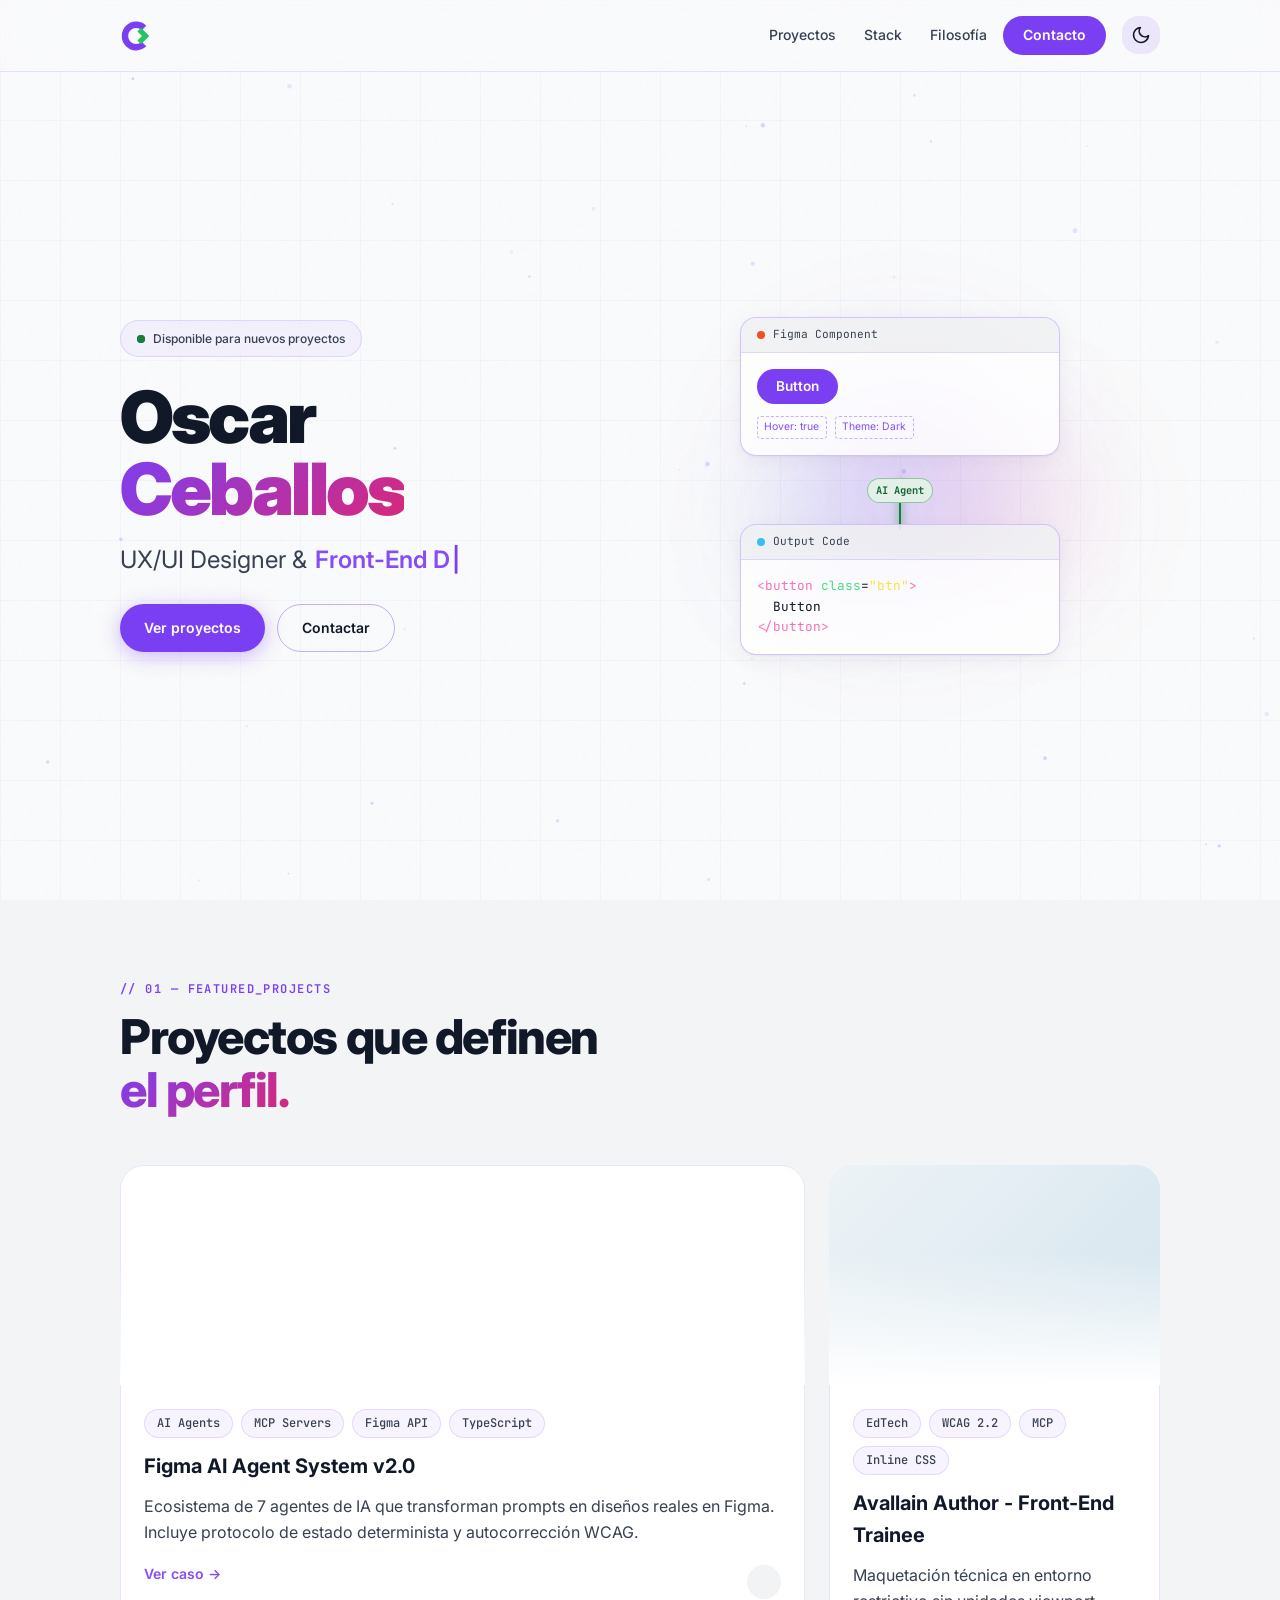
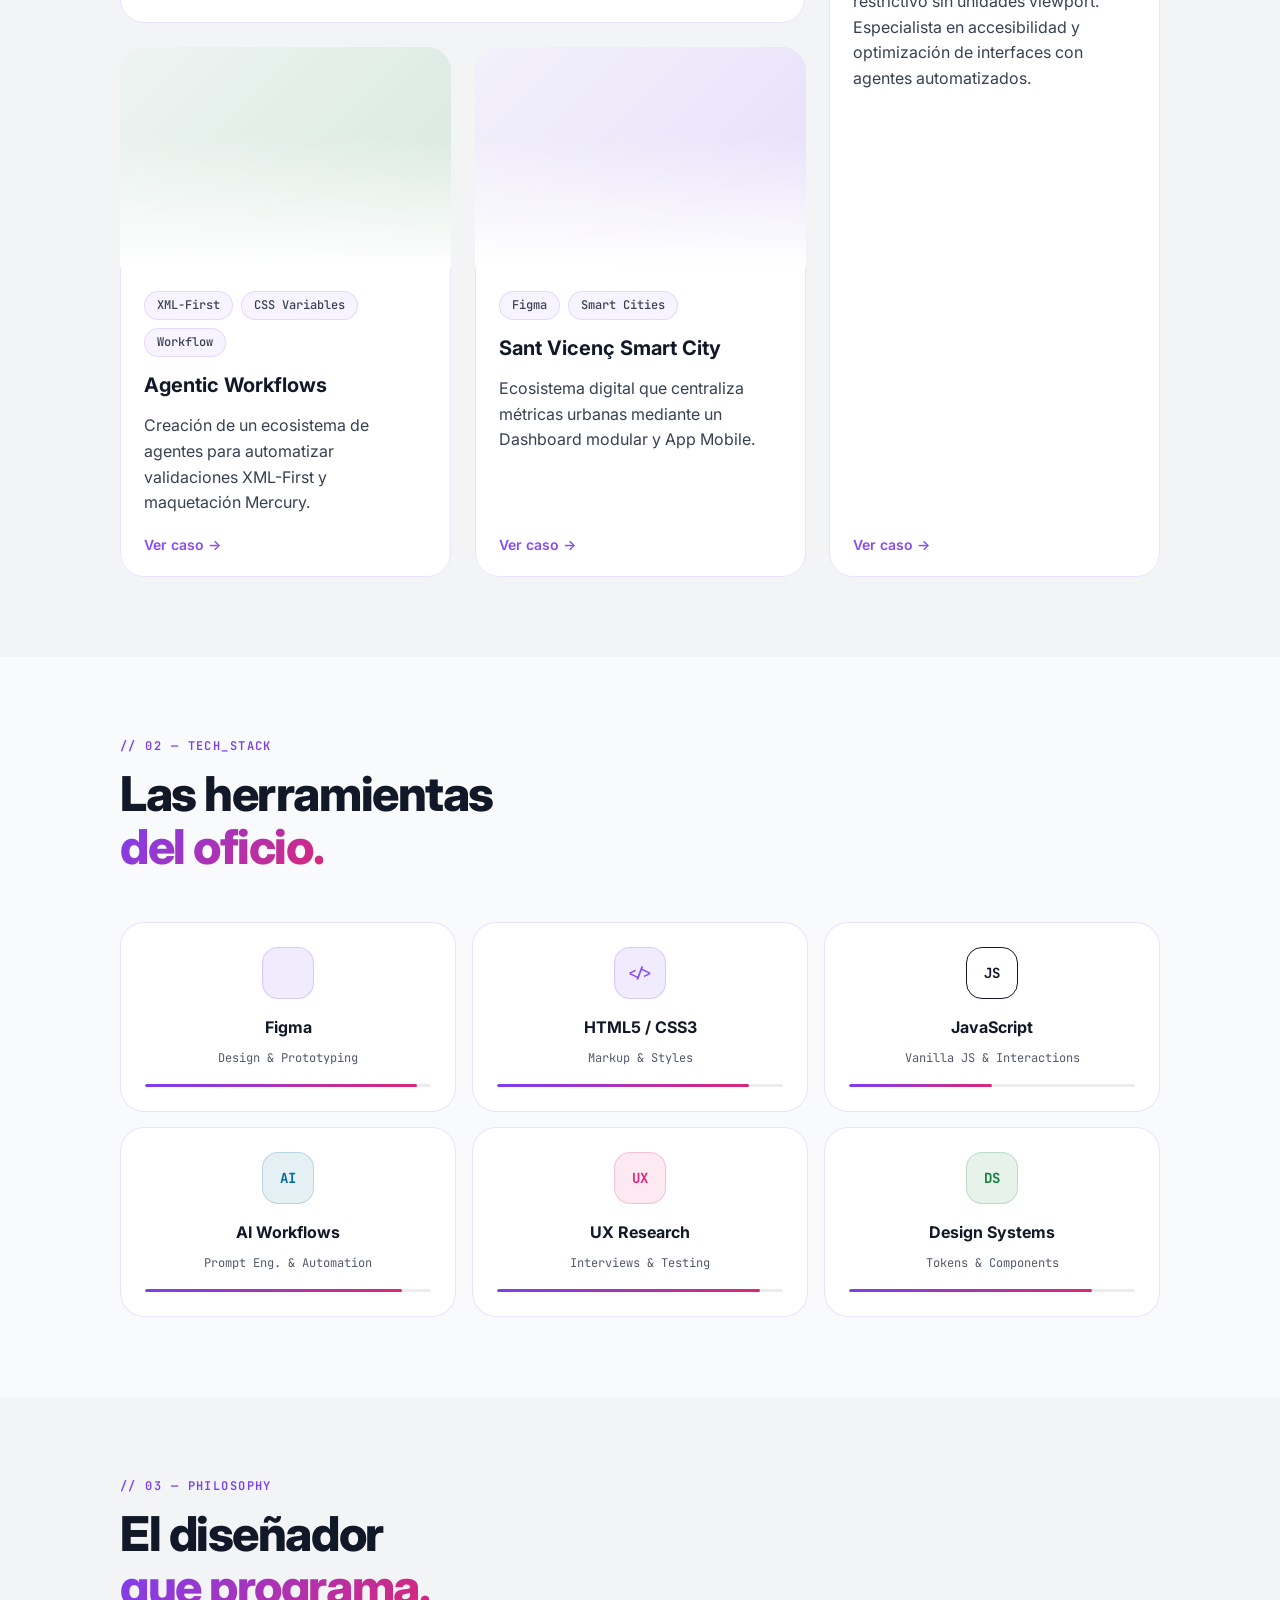
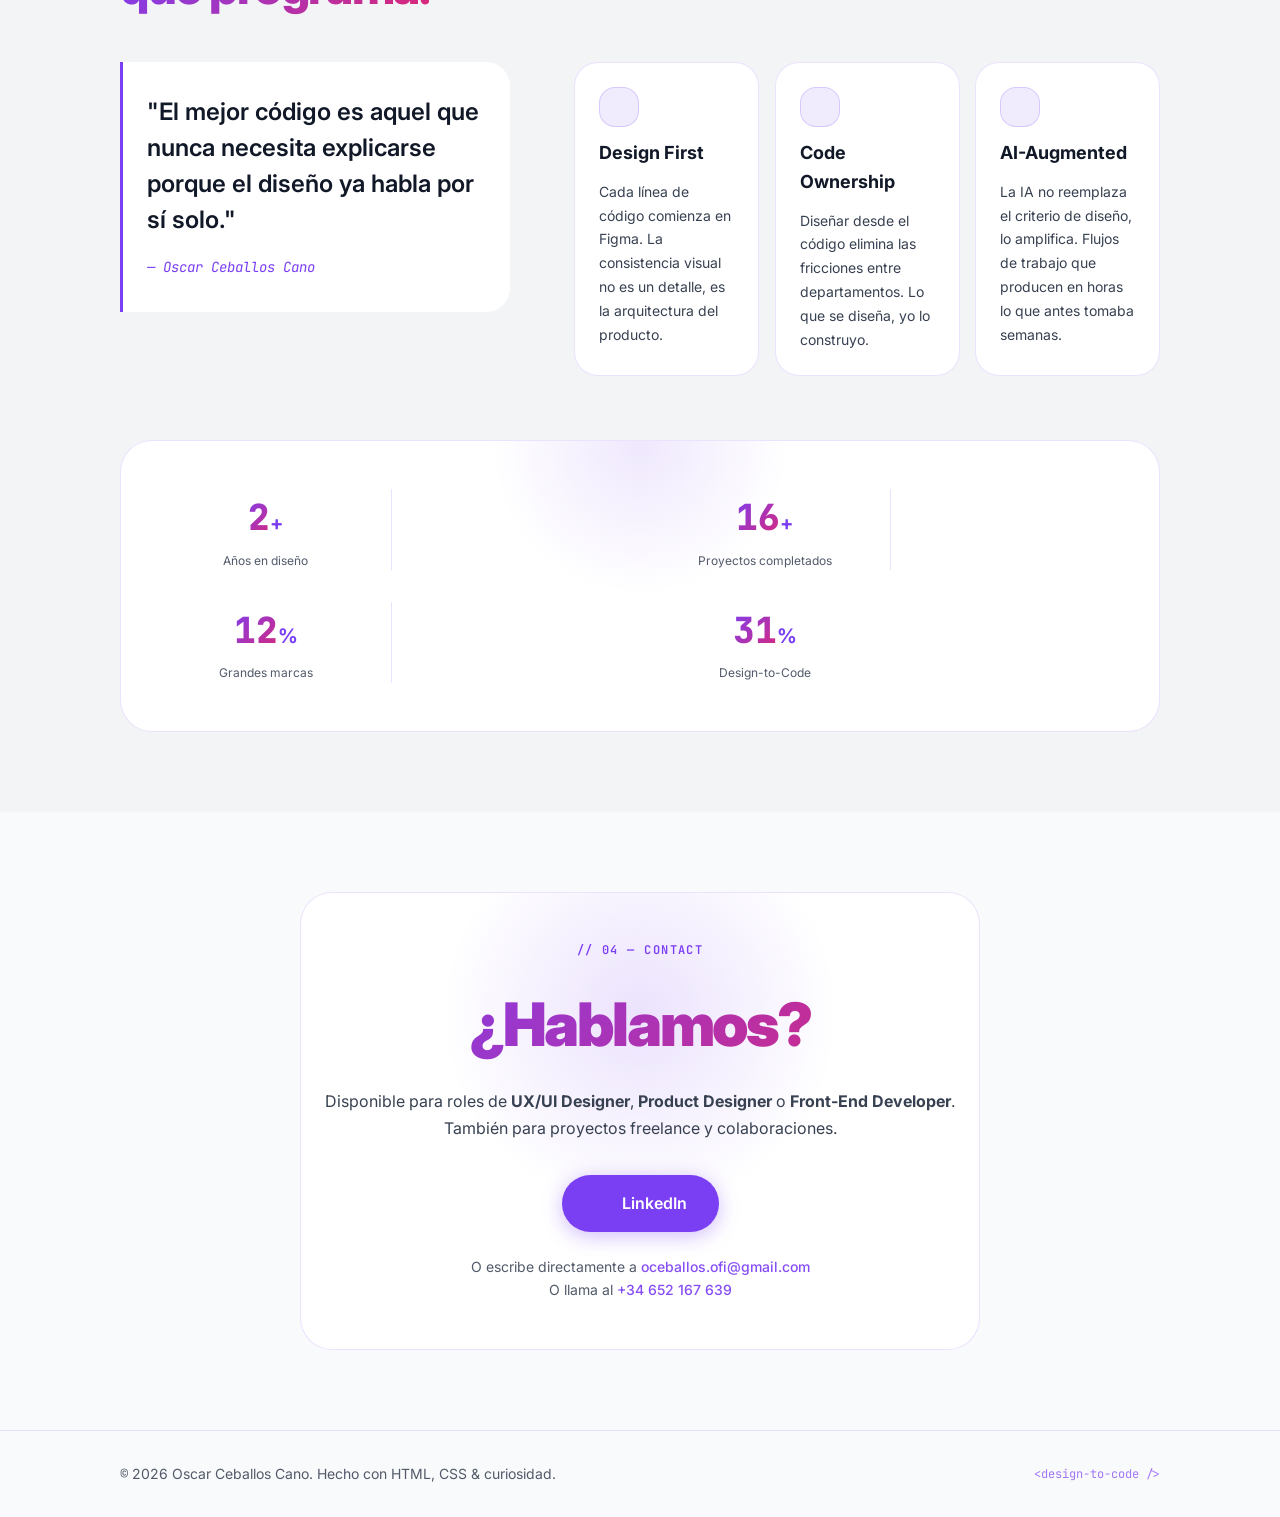
<file: index.html>
<!DOCTYPE html>
<html lang="es" class="light-mode">

<head>
    <meta charset="UTF-8" />
    <meta name="viewport" content="width=device-width, initial-scale=1.0" />
    <title>Oscar Ceballos Cano — UX/UI Designer & Front-End Developer</title>
    <meta name="description"
        content="Portfolio profesional de Oscar Ceballos Cano. UX/UI Designer y Junior Front-End Developer especializado en Design-to-Code. En búsqueda activa de trabajo." />
    <meta name="author" content="Oscar Ceballos Cano" />
    <meta name="robots" content="index, follow" />

    <!-- Open Graph / LinkedIn -->
    <meta property="og:type" content="website" />
    <meta property="og:url" content="https://osceballos.github.io/" />
    <meta property="og:title" content="Oscar Ceballos Cano — UX/UI Designer & Front-End Developer" />
    <meta property="og:description"
        content="Diseñador que programa. Portfolio de proyectos en Smart City, interfaces y automatización con IA. Design-to-Code Efficiency." />
    <meta property="og:image" content="https://osceballos.github.io/og-image.png" />
    <meta property="og:locale" content="es_ES" />

    <!-- Twitter Card -->
    <meta name="twitter:card" content="summary_large_image" />
    <meta name="twitter:title" content="Oscar Ceballos Cano — UX/UI Designer & Front-End Developer" />
    <meta name="twitter:description"
        content="Diseñador que programa. Portfolio de proyectos en Smart City, interfaces y automatización con IA." />
    <meta name="twitter:image" content="https://osceballos.github.io/og-image.png" />

    <!-- Canonical -->
    <link rel="canonical" href="https://osceballos.github.io/" />

    <!-- Favicon SVG inline -->
    <link rel="icon"
        href="data:image/svg+xml,%3Csvg xmlns='http://www.w3.org/2000/svg' viewBox='0 0 100 100'%3E%3Cpath d='M 75 25 A 35 35 0 1 0 75 75' stroke='%238B5CF6' stroke-width='20' fill='none'/%3E%3Cpolyline points='60 30 80 50 60 70' stroke='%2322C55E' stroke-width='16' fill='none' stroke-linejoin='miter'/%3E%3C/svg%3E" />

    <!-- Google Fonts -->
    <link rel="preconnect" href="https://fonts.googleapis.com" />
    <link rel="preconnect" href="https://fonts.gstatic.com" crossorigin />
    <link rel="preload" as="style" href="https://fonts.googleapis.com/css2?family=Inter:wght@400;500;600;700;900&family=JetBrains+Mono:wght@400;500;700&display=swap" />
    <link rel="stylesheet" href="https://fonts.googleapis.com/css2?family=Inter:wght@400;500;600;700;900&family=JetBrains+Mono:wght@400;500;700&display=swap" media="print" onload="this.media='all'" />

    <!-- Critical CSS (Above the fold) -->
    <style>
        @font-face {
            font-family: 'Inter';
            font-style: normal;
            font-weight: 400 900;
            font-display: swap;
            src: local('Inter'), local('Inter-Regular');
        }

        :root {
            --bg: #09090E; --bg-2: #121219; --surface: #181822; --surface-2: #20202D;
            --accent: #9D74FF; --accent-light: #B79BFF; --accent-dark: #7E45F2;
            --text-primary: #F3F4F6; --text-secondary: #AFAFC0; --text-muted: #8E8E9F;
            --font-sans: 'Inter', system-ui, -apple-system, sans-serif; --font-mono: 'JetBrains Mono', monospace;
            --nav-h: 72px; --max-w: 1200px; --pad: 1.25rem; --r-sm: .5rem; --r-md: 1rem;
            --r-full: 9999px; --ease: 300ms cubic-bezier(.4,0,.2,1);
            --grad-purple: linear-gradient(135deg, #9D74FF 0%, #F472B6 100%);
            --border: rgba(157,116,255,0.15);
        }
        html.light-mode {
            --bg: #F9FAFB; --bg-2: #F3F4F6; --surface: #FFFFFF; --accent: #6D28D9;
            --text-primary: #111827; --text-secondary: #374151; --text-muted: #525A6A;
            --grad-purple: linear-gradient(135deg, #6D28D9 0%, #DB2777 100%);
        }
        *, *::before, *::after { box-sizing: border-box; margin: 0; padding: 0 }
        html { scroll-behavior: smooth; -webkit-text-size-adjust: 100%; }
        body { font-family: var(--font-sans); background: var(--bg); color: var(--text-primary); line-height: 1.6; overflow-x: hidden; -webkit-font-smoothing: antialiased; }
        a { color: inherit; text-decoration: none; }
        .container { width: 100%; max-width: var(--max-w); margin-inline: auto; padding-inline: var(--pad) }
        
        .nav { position: fixed; inset: 0 0 auto; z-index: 100; height: var(--nav-h); background: rgba(9,9,14,0.7); backdrop-filter: blur(20px); border-bottom: 1px solid var(--border); transition: transform var(--ease); }
        .nav__container { display: flex; align-items: center; justify-content: space-between; height: 100%; margin-inline: auto; width: 100%; max-width: var(--max-w); padding-inline: var(--pad); }
        .nav__logo { display: flex; align-items: center; gap: .5rem; font-family: var(--font-mono); font-weight: 700; font-size: 1.125rem; letter-spacing: .1em; }
        .nav__logo-dot { width: 8px; height: 8px; border-radius: 50%; background: var(--accent); }

        .hero { position: relative; min-height: 100dvh; display: flex; flex-direction: column; overflow: hidden; justify-content: center; text-align: center; }
        .hero__container { position: relative; z-index: 2; margin-inline: auto; width: 100%; max-width: var(--max-w); padding-inline: var(--pad); }
        .hero__badge { display: inline-flex; align-items: center; gap: .5rem; padding: .5rem 1rem; border: 1px solid var(--border); border-radius: var(--r-full); font-size: .75rem; color: var(--text-secondary); background: rgba(157,116,255,0.05); margin-bottom: 1.5rem; }
        .hero__badge-dot { width: 8px; height: 8px; border-radius: 50%; background: #4ADE80; position: relative; }
        .hero__name { font-size: clamp(3rem, 12vw, 4.5rem); font-weight: 900; line-height: 1; letter-spacing: -.04em; margin-bottom: 1rem; min-height: clamp(3rem, 12vw, 4.5rem); }
        .hero__name-accent { background: var(--grad-purple); -webkit-background-clip: text; -webkit-text-fill-color: transparent; background-clip: text; }
        .hero__role { font-size: clamp(1.25rem, 4vw, 1.5rem); color: var(--text-secondary); margin-bottom: 1.5rem; min-height: clamp(1.25rem, 4vw, 1.5rem); display: flex; justify-content: center; align-items: center; gap: .5rem; }
        .hero__tagline { font-size: 1rem; color: var(--text-muted); margin-bottom: 2.5rem; max-width: 640px; margin-inline: auto; }
        .hero__actions { display: flex; gap: .75rem; justify-content: center; flex-wrap: wrap; }
        
        .btn { display: inline-flex; align-items: center; padding: .75rem 1.5rem; border-radius: var(--r-full); font-size: .875rem; font-weight: 600; transition: all var(--ease); white-space: nowrap; }
        .btn--primary { background: var(--accent); color: #FFFFFF; }
        .btn--ghost { border: 1px solid var(--border); color: var(--text-primary); }

        @keyframes fadeIn { from { opacity: 0 } to { opacity: 1 } }
        .animate-fade-in { animation: fadeIn 0.4s ease-out both }
    </style>

    <!-- Main Stylesheet -->
    <link rel="stylesheet" href="style.css">

    <!-- Performance: Deferred Scripts -->
    <script src="main-critical.js" defer></script>
    <script>
        // Load heavy visual effects only after the page is fully ready
        window.addEventListener('load', () => {
            const script = document.createElement('script');
            script.src = 'main-particle.js';
            script.defer = true;
            document.head.appendChild(script);
        });
    </script>

    <!-- JSON-LD: Structured Data (Google Rich Results) -->
    <script type="application/ld+json">
    {
      "@context": "https://schema.org",
      "@type": "Person",
      "name": "Oscar Ceballos Cano",
      "jobTitle": "UX/UI Designer & Front-End Developer",
      "url": "https://osceballos.github.io/",
      "mainEntityOfPage": "https://osceballos.github.io/",
      "image": "https://osceballos.github.io/og-image.png",
      "email": "oceballos.ofi@gmail.com",
      "telephone": "+34652167639",
      "sameAs": [
        "https://www.linkedin.com/in/oscar-ceballos-cano-ba11aa343",
        "https://github.com/osCeballos"
      ],
      "knowsAbout": [
        "UX Design",
        "UI Design",
        "Figma",
        "JavaScript",
        "CSS",
        "Design Systems",
        "AI Workflows",
        "WCAG 2.2 Accessibility"
      ]
    }
    </script>
</head>

<body>

    <!-- Skip to content (WCAG 2.4.1) -->
    <a href="#projects" class="skip-link">Saltar al contenido principal</a>

    <!-- NAV -->
    <nav class="nav" role="navigation" aria-label="Navegación principal">
        <div class="container nav__container">
            <a href="#hero" class="nav__logo" aria-label="Ir al inicio">
                <svg width="32" height="32" viewBox="0 0 100 100" xmlns="http://www.w3.org/2000/svg">
                    <path d="M 75 25 A 35 35 0 1 0 75 75" stroke="var(--accent)" stroke-width="20" fill="none"/>
                    <polyline points="60 30 80 50 60 70" stroke="#22C55E" stroke-width="16" fill="none" stroke-linejoin="miter"/>
                </svg>
            </a>
            <div class="nav__right">
                <ul class="nav__links" role="list">
                    <li><a href="#projects" class="nav__link">Proyectos</a></li>
                    <li><a href="#stack" class="nav__link">Stack</a></li>
                    <li><a href="#philosophy" class="nav__link">Filosofía</a></li>
                    <li><a href="#contact" class="nav__link nav__link--cta" id="nav-contact-btn">Contacto</a></li>
                </ul>
                <button class="theme-toggle" id="theme-toggle" aria-label="Activar modo claro">
                    <svg class="theme-toggle__icon theme-toggle__icon--sun" viewBox="0 0 24 24" fill="none" stroke="currentColor" stroke-width="2" stroke-linecap="round" stroke-linejoin="round">
                        <circle cx="12" cy="12" r="5"></circle>
                        <line x1="12" y1="1" x2="12" y2="3"></line>
                        <line x1="12" y1="21" x2="12" y2="23"></line>
                        <line x1="4.22" y1="4.22" x2="5.64" y2="5.64"></line>
                        <line x1="18.36" y1="18.36" x2="19.78" y2="19.78"></line>
                        <line x1="1" y1="12" x2="3" y2="12"></line>
                        <line x1="21" y1="12" x2="23" y2="12"></line>
                        <line x1="4.22" y1="19.78" x2="5.64" y2="18.36"></line>
                        <line x1="18.36" y1="5.64" x2="19.78" y2="4.22"></line>
                    </svg>
                    <svg class="theme-toggle__icon theme-toggle__icon--moon" viewBox="0 0 24 24" fill="none" stroke="currentColor" stroke-width="2" stroke-linecap="round" stroke-linejoin="round" style="display: none;">
                        <path d="M21 12.79A9 9 0 1 1 11.21 3 7 7 0 0 0 21 12.79z"></path>
                    </svg>
                </button>
                <button class="nav__menu-btn" id="nav-menu-btn" aria-label="Abrir menú" aria-expanded="false"
                    aria-controls="mobile-nav">
                    <span></span><span></span><span></span>
                </button>
            </div>
        </div>
    </nav>

    <!-- Mobile Nav Overlay -->
    <nav class="mobile-nav" id="mobile-nav" aria-hidden="true" aria-label="Menú móvil">
        <ul class="mobile-nav__links">
            <li><a href="#projects" class="mobile-nav__link">Proyectos</a></li>
            <li><a href="#stack" class="mobile-nav__link">Stack</a></li>
            <li><a href="#philosophy" class="mobile-nav__link">Filosofía</a></li>
            <li><a href="#contact" class="mobile-nav__link">Contacto</a></li>
        </ul>
    </nav>

    <main>
        <!-- HERO -->
        <section class="hero" id="hero" aria-label="Presentación">
            <div class="hero__noise" aria-hidden="true"></div>
            <div class="hero__grid-lines" aria-hidden="true"></div>

            <div class="container hero__container">
                <div class="hero__content">
                    <div class="hero__badge animate-fade-in">
                        <span class="hero__badge-dot" aria-hidden="true"></span>
                        <span>Disponible para nuevos proyectos</span>
                    </div>

                    <h1 class="hero__name animate-slide-up">
                        Oscar<br />
                        <span class="hero__name-accent">Ceballos</span>
                    </h1>

                    <p class="hero__role animate-slide-up animate-delay-1">
                        UX/UI Designer &amp; <span class="hero__role-dynamic" id="typewriter">Front-End Developer</span>
                    </p>



                    <div class="hero__actions animate-slide-up animate-delay-3">
                        <a href="#projects" class="btn btn--primary" id="hero-projects-btn">Ver proyectos</a>
                        <a href="#contact" class="btn btn--ghost" id="hero-contact-btn">Contactar</a>
                    </div>
                </div>

                <div class="hero__visual animate-fade-in animate-delay-2" aria-hidden="true">
                    <div class="hero__orb hero__orb--1"></div>
                    <div class="hero__orb hero__orb--2"></div>
                    <div class="hero__orb hero__orb--3"></div>
                    
                    <div class="hero__dtc-container">
                        <!-- Design Side -->
                        <div class="hero__dtc-panel hero__dtc-design">
                            <div class="hero__dtc-header">
                                <span class="hero__dtc-dot" style="background:#F24E1E"></span>
                                Figma Component
                            </div>
                            <div class="hero__dtc-body">
                                <div class="hero__dtc-btn-mock">Button</div>
                                <div class="hero__dtc-props">
                                    <span class="hero__dtc-prop">Hover: true</span>
                                    <span class="hero__dtc-prop">Theme: Dark</span>
                                </div>
                            </div>
                        </div>

                        <!-- AI Processing Connector -->
                        <div class="hero__dtc-connector">
                            <div class="hero__dtc-laser"></div>
                            <div class="hero__dtc-ai-badge mono">AI Agent</div>
                        </div>

                        <!-- Code Side -->
                        <div class="hero__dtc-panel hero__dtc-code">
                            <div class="hero__dtc-header">
                                <span class="hero__dtc-dot" style="background:#38BDF8"></span>
                                Output Code
                            </div>
                            <div class="hero__dtc-body mono">
                                <span style="color:#F472B6">&lt;button</span> <span style="color:#4ADE80">class</span>=<span style="color:#FDE047">"btn"</span><span style="color:#F472B6">&gt;</span><br/>
                                &nbsp;&nbsp;Button<br/>
                                <span style="color:#F472B6">&lt;/button&gt;</span>
                            </div>
                        </div>
                    </div>
                </div>
            </div>


        </section>

        <!-- PROJECTS — BENTO GRID -->
        <section class="projects section" id="projects" aria-label="Proyectos destacados">
            <div class="container">
                <header class="section__header reveal">
                    <p class="section__label mono">// 01 — Featured_Projects</p>
                    <h2 class="section__title">Proyectos que definen<br /><span class="gradient-text">el perfil.</span>
                    </h2>
                </header>

                <div class="bento">

                    <!-- Card 1 — Figma AI Agent System (FEATURED - WIDE) -->
                    <article class="bento__card bento__card--wide reveal" aria-label="Proyecto Figma AI Agent System v2.0">
                        <div class="bento__card-img bento__card-img--ui" aria-hidden="true">
                            <div class="bento__card-glow"></div>
                            <div class="bento__card-overlay"></div>
                            <div class="bento__card-mockup">
                                <img src="./assets/mockups/ui.svg" alt="Mockup de interfaz de usuario" width="400" height="280" loading="lazy" class="mockup--dark">
                                <img src="./assets/mockups/ui-light.svg" alt="Mockup de interfaz de usuario" width="400" height="280" loading="lazy" class="mockup--light">
                            </div>
                        </div>
                        <div class="bento__card-body">
                            <div class="bento__card-tags">
                                <span class="tag">AI Agents</span>
                                <span class="tag">MCP Servers</span>
                                <span class="tag">Figma API</span>
                                <span class="tag">TypeScript</span>
                            </div>
                            <h3 class="bento__card-title">Figma AI Agent System v2.0</h3>
                            <p class="bento__card-desc">Ecosistema de 7 agentes de IA que transforman prompts en diseños reales en Figma. Incluye protocolo de estado determinista y autocorrección WCAG.</p>
                            <div class="bento__card-footer">
                                <button type="button" class="bento__card-link" data-project="figma-ai" aria-label="Ver caso de estudio Figma AI Agent">Ver caso →</button>
                                <a href="https://github.com/osCeballos/Figma-AI-Agent-System" target="_blank" rel="noopener noreferrer" class="btn--github-card" aria-label="Ver código en GitHub">
                                    <svg width="18" height="18" viewBox="0 0 24 24" fill="none" stroke="currentColor" stroke-width="2" stroke-linecap="round" stroke-linejoin="round"><path d="M9 19c-5 1.5-5-2.5-7-3m14 6v-3.87a3.37 3.37 0 0 0-.94-2.61c3.14-.35 6.44-1.54 6.44-7A5.44 5.44 0 0 0 20 4.77 5.07 5.07 0 0 0 19.91 1S18.73.65 16 2.48a13.38 13.38 0 0 0-7 0C6.27.65 5.09 1 5.09 1A5.07 5.07 0 0 0 5 4.77a5.44 5.44 0 0 0-1.5 3.78c0 5.42 3.3 6.61 6.44 7A3.37 3.37 0 0 0 9 18.13V22"></path></svg>
                                </a>
                            </div>
                        </div>
                    </article>

                    <!-- Card 2 — Avallain Author (TALL) -->
                    <article class="bento__card bento__card--tall reveal" aria-label="Experiencia EdTech Avallain Author">
                        <div class="bento__card-img bento__card-img--ai" aria-hidden="true">
                            <div class="bento__card-glow"></div>
                            <div class="bento__card-overlay"></div>
                            <div class="bento__card-mockup">
                                <img src="./assets/mockups/ai.svg" alt="Mockup de agentes de IA" width="400" height="280" loading="lazy" class="mockup--dark">
                                <img src="./assets/mockups/ai-light.svg" alt="Mockup de agentes de IA" width="400" height="280" loading="lazy" class="mockup--light">
                            </div>
                        </div>
                        <div class="bento__card-body">
                            <div class="bento__card-tags">
                                <span class="tag">EdTech</span>
                                <span class="tag">WCAG 2.2</span>
                                <span class="tag">MCP</span>
                                <span class="tag">Inline CSS</span>
                            </div>
                            <h3 class="bento__card-title">Avallain Author - Front-End Trainee</h3>
                            <p class="bento__card-desc">Maquetación técnica en entorno restrictivo sin unidades viewport. Especialista en accesibilidad y optimización de interfaces con agentes automatizados.</p>
                            <button type="button" class="bento__card-link" data-project="avallain-author" aria-label="Ver caso de estudio Avallain Author">Ver caso →</button>
                        </div>
                    </article>

                    <!-- Card 3 — Agentic Workflows -->
                    <article class="bento__card reveal"
                        aria-label="Proyecto Agentic Workflows & Legacy Architecture">
                        <div class="bento__card-img bento__card-img--visual" aria-hidden="true">
                            <div class="bento__card-glow"></div>
                            <div class="bento__card-overlay"></div>
                            <div class="bento__card-mockup">
                                <img src="./assets/mockups/visual.svg" alt="Mockup de flujo de trabajo" width="400" height="280" loading="lazy" class="mockup--dark">
                                <img src="./assets/mockups/visual-light.svg" alt="Mockup de flujo de trabajo" width="400" height="280" loading="lazy" class="mockup--light">
                            </div>
                        </div>
                        <div class="bento__card-body">
                            <div class="bento__card-tags">
                                <span class="tag">XML-First</span>
                                <span class="tag">CSS Variables</span>
                                <span class="tag">Workflow</span>
                            </div>
                            <h3 class="bento__card-title">Agentic Workflows</h3>
                            <p class="bento__card-desc">Creación de un ecosistema de agentes para automatizar validaciones XML-First y maquetación Mercury.</p>
                            <button type="button" class="bento__card-link" data-project="agentic-workflows"
                                aria-label="Ver caso de estudio Agentic Workflows">Ver caso →</button>
                        </div>
                    </article>

                    <!-- Card 4 — Sant Vicenç Smart City -->
                    <article class="bento__card reveal" aria-label="Proyecto Sant Vicenç Smart City">
                        <div class="bento__card-img bento__card-img--city" aria-hidden="true">
                            <div class="bento__card-glow"></div>
                            <div class="bento__card-overlay"></div>
                            <div class="bento__card-mockup">
                                <img src="./assets/mockups/city.svg" alt="Mockup de Smart City" width="400" height="280" loading="lazy" class="mockup--dark">
                                <img src="./assets/mockups/city-light.svg" alt="Mockup de Smart City" width="400" height="280" loading="lazy" class="mockup--light">
                            </div>
                        </div>
                        <div class="bento__card-body">
                            <div class="bento__card-tags">
                                <span class="tag">Figma</span>
                                <span class="tag">Smart Cities</span>
                            </div>
                            <h3 class="bento__card-title">Sant Vicenç Smart City</h3>
                            <p class="bento__card-desc">Ecosistema digital que centraliza métricas urbanas mediante un Dashboard modular y App Mobile.</p>
                            <button type="button" class="bento__card-link" data-project="smart-city"
                                aria-label="Ver caso de estudio Smart City">Ver caso →</button>
                        </div>
                    </article>


                </div>
                <!-- /bento -->
            </div>
        </section>

        <!-- TECH STACK -->
        <section class="stack section" id="stack" aria-label="Tecnologías">
            <div class="container">
                <header class="section__header reveal">
                    <p class="section__label mono">// 02 — Tech_Stack</p>
                    <h2 class="section__title">Las herramientas<br /><span class="gradient-text">del oficio.</span></h2>
                </header>

                <div class="stack__grid" role="list">

                    <div class="stack__item reveal" role="listitem" tabindex="0"
                        aria-label="Figma - Design & Prototyping">
                        <div class="stack__icon stack__icon--figma" aria-hidden="true">
                            <svg viewBox="0 0 38 57" fill="none" xmlns="http://www.w3.org/2000/svg">
                                <path d="M19 28.5a9.5 9.5 0 1 1 19 0 9.5 9.5 0 0 1-19 0z" fill="#1ABCFE"/>
                                <path d="M0 47.5A9.5 9.5 0 0 1 9.5 38H19v9.5a9.5 9.5 0 1 1-19 0z" fill="#0ACF83"/>
                                <path d="M19 0v19h9.5a9.5 9.5 0 1 0 0-19H19z" fill="#FF7262"/>
                                <path d="M0 9.5A9.5 9.5 0 0 0 9.5 19H19V0H9.5A9.5 9.5 0 0 0 0 9.5z" fill="#F24E1E"/>
                                <path d="M0 28.5A9.5 9.5 0 0 0 9.5 38H19V19H9.5A9.5 9.5 0 0 0 0 28.5z" fill="#A259FF"/>
                            </svg>
                        </div>
                        <h3 class="stack__name">Figma</h3>
                        <p class="stack__desc">Design & Prototyping</p>
                        <div class="stack__level" role="progressbar" aria-valuenow="95" aria-valuemin="0" aria-valuemax="100" aria-label="Nivel experto">
                            <div class="stack__level-bar" style="--level: 95%"></div>
                        </div>
                    </div>

                    <div class="stack__item reveal" role="listitem" tabindex="0"
                        aria-label="HTML5 CSS3 - Markup & Styles">
                        <div class="stack__icon" aria-hidden="true">
                            <span class="stack__icon-text mono">&lt;/&gt;</span>
                        </div>
                        <h3 class="stack__name">HTML5 / CSS3</h3>
                        <p class="stack__desc">Markup & Styles</p>
                        <div class="stack__level" role="progressbar" aria-valuenow="88" aria-valuemin="0" aria-valuemax="100" aria-label="Nivel avanzado">
                            <div class="stack__level-bar" style="--level: 88%"></div>
                        </div>
                    </div>

                    <div class="stack__item reveal" role="listitem" tabindex="0"
                        aria-label="JavaScript - Vanilla JS & Micro-interactions">
                        <div class="stack__icon stack__icon--js" aria-hidden="true">
                            <span class="stack__icon-text mono">JS</span>
                        </div>
                        <h3 class="stack__name">JavaScript</h3>
                        <p class="stack__desc">Vanilla JS & Interactions</p>
                        <div class="stack__level" role="progressbar" aria-valuenow="50" aria-valuemin="0" aria-valuemax="100" aria-label="Nivel intermedio">
                            <div class="stack__level-bar" style="--level: 50%"></div>
                        </div>
                    </div>

                    <div class="stack__item reveal" role="listitem" tabindex="0"
                        aria-label="AI Workflows - Prompt Engineering y Automatización">
                        <div class="stack__icon stack__icon--ai" aria-hidden="true">
                            <span class="stack__icon-text mono">AI</span>
                        </div>
                        <h3 class="stack__name">AI Workflows</h3>
                        <p class="stack__desc">Prompt Eng. & Automation</p>
                        <div class="stack__level" role="progressbar" aria-valuenow="90" aria-valuemin="0" aria-valuemax="100" aria-label="Nivel avanzado">
                            <div class="stack__level-bar" style="--level: 90%"></div>
                        </div>
                    </div>

                    <div class="stack__item reveal" role="listitem" tabindex="0"
                        aria-label="UX Research - User Interviews y Testing">
                        <div class="stack__icon stack__icon--ux" aria-hidden="true">
                            <span class="stack__icon-text mono">UX</span>
                        </div>
                        <h3 class="stack__name">UX Research</h3>
                        <p class="stack__desc">Interviews & Testing</p>
                        <div class="stack__level" role="progressbar" aria-valuenow="92" aria-valuemin="0" aria-valuemax="100" aria-label="Nivel experto">
                            <div class="stack__level-bar" style="--level: 92%"></div>
                        </div>
                    </div>

                    <div class="stack__item reveal" role="listitem" tabindex="0"
                        aria-label="Design Systems - Tokens y Componentes">
                        <div class="stack__icon stack__icon--ds" aria-hidden="true">
                            <span class="stack__icon-text mono">DS</span>
                        </div>
                        <h3 class="stack__name">Design Systems</h3>
                        <p class="stack__desc">Tokens & Components</p>
                        <div class="stack__level" role="progressbar" aria-valuenow="85" aria-valuemin="0" aria-valuemax="100" aria-label="Nivel avanzado">
                            <div class="stack__level-bar" style="--level: 85%"></div>
                        </div>
                    </div>

                </div><!-- /stack__grid -->
            </div>
        </section>

        <!-- PHILOSOPHY -->
        <section class="philosophy section" id="philosophy" aria-label="Experiencia y filosofía">
            <div class="container">
                <header class="section__header reveal">
                    <p class="section__label mono">// 03 — Philosophy</p>
                    <h2 class="section__title">El diseñador<br /><span class="gradient-text">que programa.</span></h2>
                </header>

                <div class="philosophy__grid">

                    <blockquote class="philosophy__quote reveal">
                        <p>"El mejor código es aquel que nunca necesita explicarse porque el diseño ya habla por sí
                            solo."</p>
                        <cite class="philosophy__quote-author">— Oscar Ceballos Cano</cite>
                    </blockquote>

                    <div class="philosophy__cards">

                        <div class="philosophy__card reveal">
                            <div class="philosophy__card-icon" aria-hidden="true">
                                <svg width="24" height="24" viewBox="0 0 24 24" fill="none" stroke="currentColor"
                                    stroke-width="1.5">
                                    <path d="M12 2L2 7l10 5 10-5-10-5zM2 17l10 5 10-5M2 12l10 5 10-5" />
                                </svg>
                            </div>
                            <h3 class="philosophy__card-title">Design First</h3>
                            <p class="philosophy__card-text">Cada línea de código comienza en Figma. La consistencia
                                visual no es un detalle, es la arquitectura del producto.</p>
                        </div>

                        <div class="philosophy__card reveal">
                            <div class="philosophy__card-icon" aria-hidden="true">
                                <svg width="24" height="24" viewBox="0 0 24 24" fill="none" stroke="currentColor"
                                    stroke-width="1.5">
                                    <polyline points="16 18 22 12 16 6" />
                                    <polyline points="8 6 2 12 8 18" />
                                </svg>
                            </div>
                            <h3 class="philosophy__card-title">Code Ownership</h3>
                            <p class="philosophy__card-text">Diseñar desde el código elimina las fricciones entre
                                departamentos. Lo que se diseña, yo lo construyo.</p>
                        </div>

                        <div class="philosophy__card reveal">
                            <div class="philosophy__card-icon" aria-hidden="true">
                                <svg width="24" height="24" viewBox="0 0 24 24" fill="none" stroke="currentColor"
                                    stroke-width="1.5">
                                    <path d="M13 2L3 14h9l-1 8 10-12h-9l1-8z" />
                                </svg>
                            </div>
                            <h3 class="philosophy__card-title">AI-Augmented</h3>
                            <p class="philosophy__card-text">La IA no reemplaza el criterio de diseño, lo amplifica.
                                Flujos de trabajo que producen en horas lo que antes tomaba semanas.</p>
                        </div>

                    </div><!-- /philosophy__cards -->

                </div><!-- /philosophy__grid -->

                <!-- Stats bar -->
                <div class="stats reveal" role="region" aria-label="Estadísticas profesionales">
                    <div class="stats__item">
                        <span class="stats__number mono" data-target="6">0</span><span class="stats__suffix">+</span>
                        <p class="stats__label">Años en diseño</p>
                    </div>
                    <div class="stats__divider" aria-hidden="true"></div>
                    <div class="stats__item">
                        <span class="stats__number mono" data-target="50">0</span><span class="stats__suffix">+</span>
                        <p class="stats__label">Proyectos completados</p>
                    </div>
                    <div class="stats__divider" aria-hidden="true"></div>
                    <div class="stats__item">
                        <span class="stats__number mono" data-target="40">0</span><span class="stats__suffix">%</span>
                        <p class="stats__label">Grandes marcas</p>
                    </div>
                    <div class="stats__divider" aria-hidden="true"></div>
                    <div class="stats__item">
                        <span class="stats__number mono" data-target="100">0</span><span class="stats__suffix">%</span>
                        <p class="stats__label">Design-to-Code</p>
                    </div>
                </div>

            </div>
        </section>

        <!-- CONTACT -->
        <section class="contact section" id="contact" aria-label="Sección de contacto">
            <div class="container">
                <div class="contact__inner reveal">
                    <p class="section__label mono">// 04 — Contact</p>
                    <h2 class="contact__title">¿Hablamos?</h2>
                    <p class="contact__subtitle">Disponible para roles de <strong>UX/UI Designer</strong>,
                        <strong>Product Designer</strong> o <strong>Front-End Developer</strong>. También para proyectos
                        freelance y colaboraciones.
                    </p>

                    <div class="contact__actions">
                        <a href="https://www.linkedin.com/in/oscar-ceballos-cano-ba11aa343" target="_blank"
                            rel="noopener noreferrer" class="btn btn--primary btn--lg" id="contact-linkedin-btn"
                            aria-label="Ver perfil de LinkedIn de Oscar Ceballos">
                            <svg width="20" height="20" viewBox="0 0 24 24" fill="currentColor" aria-hidden="true">
                                <path
                                    d="M20.447 20.452h-3.554v-5.569c0-1.328-.027-3.037-1.852-3.037-1.853 0-2.136 1.445-2.136 2.939v5.667H9.351V9h3.414v1.561h.046c.477-.9 1.637-1.85 3.37-1.85 3.601 0 4.267 2.37 4.267 5.455v6.286zM5.337 7.433a2.062 2.062 0 01-2.063-2.065 2.064 2.064 0 112.063 2.065zm1.782 13.019H3.555V9h3.564v11.452zM22.225 0H1.771C.792 0 0 .774 0 1.729v20.542C0 23.227.792 24 1.771 24h20.451C23.2 24 24 23.227 24 22.271V1.729C24 .774 23.2 0 22.222 0h.003z" />
                            </svg>
                            LinkedIn
                        </a>
                    </div>

                    <p class="contact__email">
                        O escribe directamente a <a href="mailto:oceballos.ofi@gmail.com" class="contact__email-link"
                            id="contact-email-link"
                            aria-label="Enviar correo a oceballos.ofi@gmail.com (Abre tu aplicación de correo)">oceballos.ofi@gmail.com</a>
                    </p>
                    <p class="contact__email">
                        O llama al <a href="tel:+34652167639" class="contact__email-link" id="contact-phone-link">+34
                            652 167 639</a>
                    </p>
                </div>
            </div>
        </section>
    </main>

    <!-- FOOTER -->
    <footer class="footer" role="contentinfo">
        <div class="container">
            <div class="footer__inner">
                <p class="footer__copy">
                    <span class="mono">©</span> 2026 Oscar Ceballos Cano. Hecho con HTML, CSS &amp; curiosidad.
                </p>
                <p class="footer__tech mono">&lt;design-to-code /&gt;</p>
            </div>
        </div>
    </footer>

    <!-- Project Modal Overlay -->
    <div id="project-modal" class="modal" aria-hidden="true" role="dialog" aria-modal="true"
        aria-labelledby="modal-panel-title">
        <div class="modal__overlay" id="modal-overlay"></div>
        <div class="modal__panel">
            <button class="modal__close" id="modal-close" aria-label="Cerrar detalle">
                <svg viewBox="0 0 24 24" width="24" height="24" stroke="currentColor" stroke-width="2" fill="none"
                    stroke-linecap="round" stroke-linejoin="round">
                    <line x1="18" y1="6" x2="6" y2="18"></line>
                    <line x1="6" y1="6" x2="18" y2="18"></line>
                </svg>
            </button>
            <div class="modal__content" id="modal-content">
                <!-- Data injected via JS -->
            </div>
        </div>
    </div>

</body>

</html>
</file>
<file: style.css>
/* style.css | Oscar Ceballos Cano — Portfolio */

/* Accessibility: Skip Navigation Link (WCAG 2.4.1) */
.skip-link {
    position: absolute;
    top: -9999px;
    left: 1rem;
    z-index: 9999;
    padding: .75rem 1.5rem;
    background: var(--accent);
    color: var(--text-primary);
    border-radius: 0 0 var(--r-sm) var(--r-sm);
    font-weight: 600;
    text-decoration: none;
    transition: top 0.2s ease
}

.skip-link:focus {
    top: 0;
    outline: 3px solid var(--text-primary);
    outline-offset: 2px
}

/* Animation: Blinking cursor */
@keyframes blink {

    0%,
    100% {
        opacity: 1
    }

    50% {
        opacity: 0
    }
}

/* Design Tokens: Dark Mode */
:root {
  /* Elevación y Fondos - Tinte sutil púrpura/azulado para coherencia */
  --bg: #09090E; 
  --bg-2: #121219; /* Ligeramente más claro para mejor distinción de --bg */
  --btn-text: #09090E;
  --surface: #181822;
  --surface-2: #20202D;

  /* Bordes automáticos */
  --border: color-mix(in srgb, var(--accent) 15%, transparent);
  --border-hover: color-mix(in srgb, var(--accent) 40%, transparent);

  /* Acentos - Ajustados para brillar en fondo oscuro (WCAG AA) */
  --accent: #9D74FF;      /* Brillo incrementado para superar 4.5:1 en surfaces */
  --accent-light: #B79BFF;
  --accent-dark: #7E45F2;
  --accent-glow: rgba(157, 116, 255, 0.25);

  /* Tipografía - Off-whites y grises azulados para reducir fatiga visual */
  --text-primary: #F3F4F6;
  --text-secondary: #AFAFC0; 
  --text-muted: #9494A6;   

  /* UI Semántica - Ajustada para no vibrar y mantener WCAG AA */
  --accent-alt: #F472B6;   /* Pink 400 */
  --info: #38BDF8;         /* Light Blue 400 */
  --success: #4ADE80;      /* Green 400, mejor contraste que 500 en dark mode */
  --success-light: #86EFAC;
  
  /* Gradientes */
  --grad-purple: linear-gradient(135deg, #9D74FF 0%, #F472B6 100%);
  --grad-card: linear-gradient(160deg, color-mix(in srgb, var(--accent) 8%, transparent) 0%, color-mix(in srgb, var(--accent-alt) 4%, transparent) 100%);

  /* Tipografía */
  --font-sans: 'Inter', system-ui, -apple-system, BlinkMacSystemFont, "Segoe UI", Roboto, sans-serif;
  --font-mono: 'JetBrains Mono', 'Fira Code', ui-monospace, SFMono-Regular, monospace;

  /* Radios */
  --r-sm: .5rem;
  --r-md: 1rem;
  --r-lg: 1.5rem;
  --r-xl: 2rem;
  --r-full: 9999px;

  /* Sombras - Refinadas para mayor profundidad óptica */
  --shadow-card: 0 4px 20px rgba(0, 0, 0, 0.4), 0 1px 3px rgba(0, 0, 0, 0.3);
  --shadow-card-hover: 0 8px 40px rgba(0, 0, 0, 0.5), 0 0 20px rgba(157, 116, 255, 0.15);
  --shadow-glow: 0 0 40px rgba(157, 116, 255, 0.25);

  /* Layout y Transiciones */
  --ease: 300ms cubic-bezier(.4, 0, .2, 1);
  --spring: 400ms cubic-bezier(.34, 1.56, .64, 1);
  --nav-h: 72px;
  --max-w: 1200px;
  --pad: 1.25rem;
}

html.light-mode {
  --bg: #F9FAFB;
  --bg-2: #F3F4F6;
  --btn-text: #FFFFFF;
  --surface: #FFFFFF;
  --surface-2: #E5E7EB;
  
  --accent: #7B3FF3;
  --accent-light: #864DF5;
  --accent-dark: #4C1D95;
  --accent-glow: rgba(109, 40, 217, 0.15);

  --text-primary: #111827;
  --text-secondary: #374151;
  --text-muted: #525A6A;

  --accent-alt: #DB2777;
  --info: #0369A1;
  --success: #15803D;
  --success-light: #166534;

  --grad-purple: linear-gradient(135deg, var(--accent) 0%, var(--accent-alt) 100%);
  --grad-card: linear-gradient(160deg, color-mix(in srgb, var(--accent) 8%, transparent) 0%, color-mix(in srgb, var(--accent-alt) 4%, transparent) 100%);

  --shadow-card: 0 4px 20px rgba(0, 0, 0, 0.05), 0 1px 3px rgba(0, 0, 0, 0.05);
  --shadow-card-hover: 0 8px 40px rgba(0, 0, 0, 0.08), 0 0 20px rgba(109, 40, 217, 0.15);
  --shadow-glow: 0 0 40px rgba(109, 40, 217, 0.15);
}

/* Reset */
*,
*::before,
*::after {
    box-sizing: border-box;
    margin: 0;
    padding: 0
}

html {
    scroll-behavior: smooth;
    scroll-padding-top: var(--nav-h);
    -webkit-text-size-adjust: 100%
}

body {
    font-family: var(--font-sans);
    background: var(--bg);
    color: var(--text-primary);
    line-height: 1.6;
    overflow-x: hidden;
    -webkit-font-smoothing: antialiased;
    text-rendering: optimizeLegibility
}

img,
svg {
    display: block;
    max-width: 100%;
    height: auto;
    content-visibility: auto
}

a {
    color: inherit;
    text-decoration: none
}

ul {
    list-style: none
}

button {
    font-family: inherit;
    cursor: pointer;
    border: none;
    background: none
}

:focus-visible {
    outline: 2px solid var(--accent);
    outline-offset: 4px;
    border-radius: var(--r-sm)
}

/* Utils */
.mono {
    font-family: var(--font-mono)
}

.gradient-text {
    background: var(--grad-purple);
    -webkit-background-clip: text;
    -webkit-text-fill-color: transparent;
    background-clip: text
}

.container {
    width: 100%;
    max-width: var(--max-w);
    margin-inline: auto;
    padding-inline: var(--pad)
}

.section {
    padding-block: 5rem
}

/* Keyframes */
@keyframes fadeIn {
    from {
        opacity: 0
    }

    to {
        opacity: 1
    }
}

@keyframes slideUp {
    from {
        opacity: 0;
        transform: translateY(32px)
    }

    to {
        opacity: 1;
        transform: translateY(0)
    }
}

@keyframes float {

    0%,
    100% {
        transform: translateY(0)
    }

    50% {
        transform: translateY(-12px)
    }
}

@keyframes pulse-green {
    0% {
        transform: scale(1);
        opacity: 0.8;
    }
    100% {
        transform: scale(2.8);
        opacity: 0;
    }
}



@keyframes laser-scan {
    0% {
        transform: translateY(-15px) scaleY(0);
    }
    50% {
        transform: translateY(-15px) scaleY(1);
    }
    100% {
        transform: translateY(35px) scaleY(0);
    }
}



/* Reveal base */
.reveal {
    opacity: 0.01;
    transform: translateY(24px);
    transition: opacity 0.4s ease-out, transform 0.4s cubic-bezier(0.2, 0.8, 0.2, 1);
    will-change: opacity, transform
}

.reveal.is-visible {
    opacity: 1;
    transform: translateY(0)
}

.reveal.is-visible:nth-child(2) {
    transition-delay: .05s
}

.reveal.is-visible:nth-child(3) {
    transition-delay: .10s
}

.reveal.is-visible:nth-child(4) {
    transition-delay: .15s
}

/* Hero anims */
.animate-fade-in {
    animation: fadeIn 0.4s ease-out both
}

.animate-slide-up {
    animation: slideUp 0.5s cubic-bezier(0.2, 0.8, 0.2, 1) both
}

.animate-delay-1 {
    animation-delay: .05s
}

.animate-delay-2 {
    animation-delay: .10s
}

.animate-delay-3 {
    animation-delay: .15s
}

/* ===  === */
.nav {
    position: fixed;
    inset: 0 0 auto;
    z-index: 100;
    height: var(--nav-h);
    background: color-mix(in srgb, var(--bg) 70%, transparent);
    backdrop-filter: blur(20px);
    -webkit-backdrop-filter: blur(20px);
    border-bottom: 1px solid var(--border);
    transition: transform var(--ease), background var(--ease), border-color var(--ease);
    will-change: transform;
    display: block
}

.nav--hidden {
    transform: translateY(-100%);
}

.nav__container {
    display: flex;
    align-items: center;
    justify-content: space-between;
    height: 100%;
    margin-inline: auto;
    width: 100%;
    max-width: var(--max-w);
    padding-inline: var(--pad)
}

.nav--scrolled {
    background: color-mix(in srgb, var(--bg) 92%, transparent);
    border-bottom-color: color-mix(in srgb, var(--accent) 30%, transparent)
}

.nav__link--scrolled {
    /* Clases independientes para facilitar el mantenimiento */
    color: var(--text-primary);
}

.nav__logo {
    display: flex;
    align-items: center;
    gap: .5rem
}

.nav__logo-text {
    font-family: var(--font-mono);
    font-weight: 700;
    font-size: 1.125rem;
    letter-spacing: .1em
}

.nav__logo-dot {
    width: 8px;
    height: 8px;
    border-radius: 50%;
    background: var(--accent);
    animation: pulse-green 2s infinite
}

.nav__right {
    display: flex;
    align-items: center;
    gap: 1rem;
}

.theme-toggle {
    display: flex;
    align-items: center;
    justify-content: center;
    width: 38px;
    height: 38px;
    border-radius: var(--r-md);
    color: var(--text-primary);
    background: color-mix(in srgb, var(--accent) 10%, transparent);
    transition: all var(--ease);
}

.theme-toggle:focus-visible {
    outline: 2px solid var(--accent);
    outline-offset: 3px;
}

.theme-toggle:hover {
    background: color-mix(in srgb, var(--accent) 20%, transparent);
    transform: translateY(-2px);
    box-shadow: 0 4px 12px color-mix(in srgb, var(--accent) 30%, transparent);
}

.theme-toggle svg {
    width: 20px;
    height: 20px;
    fill: none;
}

.nav__links {
    display: none;
    gap: .25rem;
    align-items: center
}

.nav__link {
    position: relative;
    padding: .5rem .75rem;
    font-size: .875rem;
    font-weight: 500;
    color: var(--text-secondary);
    border-radius: var(--r-sm);
    transition: color var(--ease), background var(--ease), transform var(--ease);
    display: inline-flex;
    align-items: center;
}

.nav__link:hover {
    color: var(--accent);
    background: color-mix(in srgb, var(--accent) 10%, transparent)
}

.nav__link:active {
    transform: scale(0.95);
}

.nav__link--current {
    color: var(--text-primary);
    font-weight: 700;
}

.nav__link--current::after {
    content: '';
    position: absolute;
    bottom: -2px;
    left: 50%;
    transform: translateX(-50%);
    width: 4px;
    height: 4px;
    background: var(--accent);
    border-radius: 50%;
    box-shadow: 0 0 8px var(--accent);
}

.nav__link--cta {
    background: var(--accent);
    color: #FFFFFF !important;
    padding: .5rem 1.25rem;
    border-radius: var(--r-full);
    font-weight: 600
}

.nav__link--cta:hover {
    background: var(--accent-light);
    transform: translateY(-1px);
    box-shadow: var(--shadow-glow)
}

.nav__menu-btn {
    display: flex;
    flex-direction: column;
    gap: 5px;
    padding: .5rem;
    border-radius: var(--r-sm)
}

.nav__menu-btn span {
    display: block;
    width: 24px;
    height: 2px;
    background: var(--text-primary);
    border-radius: 2px;
    transition: transform var(--ease), opacity var(--ease);
    transform-origin: center
}

.nav__menu-btn.is-open span:nth-child(1) {
    transform: translateY(7px) rotate(45deg)
}

.nav__menu-btn.is-open span:nth-child(2) {
    opacity: 0
}

.nav__menu-btn.is-open span:nth-child(3) {
    transform: translateY(-7px) rotate(-45deg)
}

.mobile-nav {
    position: fixed;
    inset: 0;
    z-index: 90;
    display: flex;
    flex-direction: column;
    align-items: center;
    justify-content: center;
    background: color-mix(in srgb, var(--bg) 97%, transparent);
    backdrop-filter: blur(20px);
    opacity: 0;
    pointer-events: none;
    transition: opacity var(--ease), visibility var(--ease);
    visibility: hidden;
}

.mobile-nav.is-open {
    opacity: 1;
    pointer-events: all;
    visibility: visible;
}

.mobile-nav__links {
    display: flex;
    flex-direction: column;
    align-items: center;
    gap: 2rem
}

.mobile-nav__link {
    font-size: 2rem;
    font-weight: 700;
    color: var(--text-secondary);
    transition: color var(--ease), transform var(--spring)
}

.mobile-nav__link:hover {
    color: var(--accent-light);
    transform: scale(1.05)
}

/* ===  === */
.hero {
    position: relative;
    min-height: 100dvh;
    display: flex;
    flex-direction: column;
    overflow: hidden
}

.hero::before {
    content: '';
    height: var(--nav-h);
    flex-shrink: 0;
}

.hero__noise {
    position: absolute;
    inset: 0;
    background-image: url("data:image/svg+xml,%3Csvg viewBox='0 0 200 200' xmlns='http://www.w3.org/2000/svg'%3E%3Cfilter id='n'%3E%3CfeTurbulence type='fractalNoise' baseFrequency='.9' numOctaves='4' stitchTiles='stitch'/%3E%3CfeColorMatrix type='saturate' values='0'/%3E%3C/filter%3E%3Crect width='100%25' height='100%25' filter='url(%23n)' opacity='.04'/%3E%3C/svg%3E");
    opacity: .4;
    pointer-events: none
}

.hero__grid-lines {
    position: absolute;
    inset: 0;
    background-image: linear-gradient(to right, color-mix(in srgb, var(--accent) 4%, transparent) 1px, transparent 1px), linear-gradient(to bottom, color-mix(in srgb, var(--accent) 4%, transparent) 1px, transparent 1px);
    background-size: 60px 60px;
    pointer-events: none
}

.hero__container {
    display: grid;
    grid-template-columns: 1fr;
    align-items: center;
    margin-block: auto;
    width: 100%;
    max-width: var(--max-w);
    /* Explicitly match container logic */
    margin-inline: auto;
    padding-inline: var(--pad);
    z-index: 2;
    position: relative
}

.hero__content {
    position: relative;
    padding-block: 2rem;
    max-width: 640px;
    margin-inline: auto;
    text-align: center
}

.hero__badge {
    display: inline-flex;
    align-items: center;
    gap: .5rem;
    padding: .5rem 1rem;
    border: 1px solid var(--border);
    border-radius: var(--r-full);
    font-size: .75rem;
    font-weight: 500;
    color: var(--text-secondary);
    background: color-mix(in srgb, var(--accent) 5%, transparent);
    margin-bottom: 1.5rem;
    backdrop-filter: blur(10px)
}

.hero__badge-dot {
    width: 8px;
    height: 8px;
    border-radius: 50%;
    background: var(--success);
    position: relative;
}

.hero__badge-dot::after {
    content: '';
    position: absolute;
    inset: 0;
    border-radius: 50%;
    background: inherit;
    animation: pulse-green 1.8s ease-out infinite;
    z-index: -1;
}

.hero__name {
    font-size: clamp(3rem, 12vw, 4.5rem);
    font-weight: 900;
    line-height: 1;
    letter-spacing: -.04em;
    margin-bottom: 1rem;
    min-height: clamp(3rem, 12vw, 4.5rem); /* Reserva de espacio para CLS */
}

.hero__name-accent {
    background: var(--grad-purple);
    -webkit-background-clip: text;
    -webkit-text-fill-color: transparent;
    background-clip: text
}

.hero__role {
    font-size: clamp(1.25rem, 4vw, 1.5rem);
    font-weight: 400;
    color: var(--text-secondary);
    margin-bottom: 1.5rem;
    display: flex;
    align-items: center;
    justify-content: center;
    gap: .5rem;
    flex-wrap: wrap;
    min-height: clamp(1.25rem, 4vw, 1.5rem); /* Reserva de espacio para CLS */
}

.hero__role-separator {
    color: var(--accent);
    font-weight: 700
}

.hero__role-dynamic {
    color: var(--accent-light);
    font-weight: 600
}

.hero__role-dynamic::after {
    content: '|';
    animation: blink 1s step-end infinite;
    color: var(--accent);
    margin-left: 2px
}

.hero__tagline {
    font-size: 1rem;
    color: var(--text-muted);
    margin-bottom: 2.5rem;
    line-height: 1.7
}

.hero__tagline-mono {
    font-family: var(--font-mono);
    font-size: .875rem;
    color: var(--accent);
    display: inline-block;
    margin-top: .5rem
}

.hero__actions {
    display: flex;
    gap: .75rem;
    justify-content: center;
    flex-wrap: wrap
}

.hero__visual {
    display: none
}



/* ===  === */
.btn {
    display: inline-flex;
    align-items: center;
    gap: .5rem;
    padding: .75rem 1.5rem;
    border-radius: var(--r-full);
    font-size: .875rem;
    font-weight: 600;
    transition: all var(--ease);
    position: relative;
    white-space: nowrap
}

.btn--primary {
    background: var(--accent);
    color: var(--btn-text);
    box-shadow: 0 4px 20px color-mix(in srgb, var(--accent) 35%, transparent)
}

.btn--primary:hover {
    background: var(--accent-light);
    transform: translateY(-2px);
    box-shadow: 0 8px 32px color-mix(in srgb, var(--accent) 50%, transparent)
}

.btn--ghost {
    border: 1px solid var(--border-hover);
    color: var(--text-primary)
}

.btn--ghost:hover {
    border-color: var(--accent);
    background: color-mix(in srgb, var(--accent) 8%, transparent);
    transform: translateY(-2px)
}

.btn--lg {
    padding: 1rem 2rem;
    font-size: 1rem
}

/* ===  === */
.section__header {
    margin-bottom: 3rem
}

.section__label {
    font-size: .75rem;
    font-weight: 600;
    color: var(--accent);
    letter-spacing: .12em;
    text-transform: uppercase;
    margin-bottom: .75rem
}

.section__title {
    font-size: clamp(1.875rem, 6vw, 3rem);
    font-weight: 800;
    line-height: 1.1;
    letter-spacing: -.03em
}

/* ===  === */
.projects {
    background: var(--bg-2)
}

.bento {
    display: grid;
    /* Comportamiento fluido nativo sin media queries excesivas */
    grid-template-columns: repeat(auto-fit, minmax(min(300px, 100%), 1fr));
    gap: 1.5rem;
    align-items: stretch;
}

.bento__card {
    position: relative;
    border-radius: var(--r-lg);
    background: var(--surface);
    overflow: hidden;
    display: flex;
    flex-direction: column;
    height: 100%;
    transition: outline var(--ease), box-shadow var(--ease), transform var(--spring);
    /* Outline en vez de border para escalar sin reflow */
    outline: 1px solid var(--border);
    outline-offset: -1px;
}

.bento__card:hover {
    outline-color: var(--border-hover);
    box-shadow: var(--shadow-card-hover);
    transform: translateY(-4px);
    will-change: transform
}

.bento__card-img {
    position: relative;
    width: 100%;
    aspect-ratio: 16 / 9;
    overflow: hidden;
    background: var(--surface-2);
    display: flex;
    align-items: center;
    justify-content: center
}

.bento__card-img img {
    width: 100%;
    height: 100%;
    object-fit: cover;
}

.bento__card-img--city {
    background: linear-gradient(135deg, color-mix(in srgb, var(--accent) 5%, var(--bg)), color-mix(in srgb, var(--accent) 15%, var(--bg)))
}

.bento__card-img--ui {
    background: linear-gradient(135deg, color-mix(in srgb, var(--warning) 5%, var(--bg)), color-mix(in srgb, var(--warning) 15%, var(--bg)))
}

.bento__card-img--ai {
    background: linear-gradient(135deg, color-mix(in srgb, var(--info) 5%, var(--bg)), color-mix(in srgb, var(--info) 15%, var(--bg)))
}

.bento__card-img--visual {
    background: linear-gradient(135deg, color-mix(in srgb, var(--success) 5%, var(--bg)), color-mix(in srgb, var(--success) 15%, var(--bg)))
}

.bento__card-glow {
    position: absolute;
    inset: 0;
    opacity: 0;
    transition: opacity .5s ease
}

.bento__card:hover .bento__card-glow {
    opacity: 1
}

.bento__card-img--city .bento__card-glow {
    background: radial-gradient(ellipse at 50% 50%, color-mix(in srgb, var(--accent) 30%, transparent), transparent 70%)
}

.bento__card-img--ui .bento__card-glow {
    background: radial-gradient(ellipse at 50% 50%, color-mix(in srgb, var(--accent-alt) 25%, transparent), transparent 70%)
}

.bento__card-img--ai .bento__card-glow {
    background: radial-gradient(ellipse at 50% 50%, color-mix(in srgb, var(--info) 20%, transparent), transparent 70%)
}

.bento__card-img--visual .bento__card-glow {
    background: radial-gradient(ellipse at 50% 50%, color-mix(in srgb, var(--success) 20%, transparent), transparent 70%)
}

.bento__card-overlay {
    position: absolute;
    inset: 0;
    background: linear-gradient(to top, var(--surface) 0%, transparent 60%)
}

.bento__card-body {
    padding: 1.5rem;
    display: flex;
    flex-direction: column;
    flex-grow: 1;
    gap: .75rem
}

.bento__card-tags {
    display: flex;
    flex-wrap: wrap;
    gap: .5rem
}

.tag {
    padding: .25rem .75rem;
    border: 1px solid var(--border);
    border-radius: var(--r-full);
    font-size: .75rem;
    font-weight: 500;
    color: var(--text-secondary);
    background: color-mix(in srgb, var(--accent) 6%, transparent);
    font-family: var(--font-mono);
    position: relative;
    z-index: 20
}

.bento__card-title {
    font-size: 1.25rem;
    font-weight: 700
}

.bento__card-desc {
    flex: 1;
    margin-bottom: 0.5rem;
    color: var(--text-secondary);
}

.bento__card-footer {
    display: flex;
    justify-content: space-between;
    align-items: center;
    width: 100%;
    margin-top: auto;
    position: relative;
    z-index: 25;
}

.btn--github-card {
    display: flex;
    align-items: center;
    justify-content: center;
    color: var(--text-muted);
    transition: all var(--ease);
    padding: 0.5rem;
    border-radius: 50%;
    background: color-mix(in srgb, var(--text-primary) 5%, transparent);
}

.btn--github-card:hover {
    color: var(--accent);
    background: color-mix(in srgb, var(--accent) 10%, transparent);
    transform: translateY(-2px);
}

.bento__card-link {
    font-size: .875rem;
    font-weight: 600;
    color: var(--accent-light);
    display: inline-flex;
    align-items: center;
    gap: .25rem;
    transition: gap var(--ease), color var(--ease);
    align-self: flex-start;
    position: relative;
    outline: none
}

/* Fitts's Law: expand click target to the full card */
.bento__card-link::before {
    content: '';
    position: absolute;
    inset: 0;
    z-index: 10
}

.bento__card-link:hover {
    color: var(--text-primary);
    gap: .5rem
}

/* Restore keyboard focus ring for accessibility */
.bento__card-link:focus-visible {
    outline: 2px solid var(--accent);
    outline-offset: 4px;
    border-radius: var(--r-sm)
}

/* Card Mockups */
.bento__card-mockup {
    position: absolute;
    inset: 0;
    display: flex;
    align-items: flex-end;
    justify-content: center;
    z-index: 20;
    pointer-events: none;
    transition: transform var(--ease);
}

.bento__card-mockup img {
    width: 90%;
    max-width: 320px;
    height: auto;
    max-height: 90%;
    object-fit: contain;
    object-position: bottom;
    border-radius: var(--r-md) var(--r-md) 0 0;
    transition: transform var(--ease), box-shadow var(--ease);
}

.bento__card:hover .bento__card-mockup {
    transform: translateY(-4px);
}

.bento__card:hover .bento__card-mockup img {
    transform: scale(1.015);
}

/* Theme-specific Mockups Visibility */
.mockup--light { display: none; }
html.light-mode .mockup--light { display: block; }
html.light-mode .mockup--dark { display: none; }

/* TECH STACK */
.stack {
    background: var(--bg)
}

.stack__grid {
    display: grid;
    grid-template-columns: 1fr 1fr;
    gap: 1rem
}

.stack__item {
    position: relative;
    padding: 1.5rem;
    border: 1px solid var(--border);
    border-radius: var(--r-lg);
    background: var(--surface);
    display: flex;
    flex-direction: column;
    align-items: center;
    text-align: center;
    gap: .5rem;
    cursor: default;
    transition: border-color var(--ease), background var(--ease), transform var(--spring);
    overflow: hidden
}

.stack__item::before {
    content: '';
    position: absolute;
    inset: 0;
    background: var(--grad-card);
    opacity: 0;
    transition: opacity var(--ease)
}

.stack__item:hover,
.stack__item:focus {
    border-color: var(--border-hover);
    transform: translateY(-4px) scale(1.02)
}

.stack__item:hover::before,
.stack__item:focus::before {
    opacity: 1
}

.stack__item:hover {
    will-change: transform
}

.stack__icon {
    width: 52px;
    height: 52px;
    border-radius: var(--r-md);
    background: color-mix(in srgb, var(--accent) 10%, transparent);
    border: 1px solid color-mix(in srgb, var(--accent) 20%, transparent);
    display: flex;
    align-items: center;
    justify-content: center;
    margin-bottom: .5rem;
    transition: background var(--ease), box-shadow var(--ease)
}

.stack__item:hover .stack__icon {
    background: color-mix(in srgb, var(--accent) 20%, transparent);
    box-shadow: 0 0 20px color-mix(in srgb, var(--accent) 30%, transparent)
}

.stack__icon svg {
    width: 28px;
    height: 28px
}

.stack__icon-text {
    font-size: .875rem;
    font-weight: 700;
    color: var(--accent-light)
}

.stack__icon--js {
    background: color-mix(in srgb, var(--warning) 10%, transparent);
    border-color: color-mix(in srgb, var(--warning) 20%, transparent)
}

.stack__icon--js .stack__icon-text {
    color: var(--warning)
}

.stack__item:hover .stack__icon--js {
    background: color-mix(in srgb, var(--warning) 20%, transparent);
    box-shadow: 0 0 20px color-mix(in srgb, var(--warning) 20%, transparent)
}

.stack__icon--ai {
    background: color-mix(in srgb, var(--info) 10%, transparent);
    border-color: color-mix(in srgb, var(--info) 20%, transparent)
}

.stack__icon--ai .stack__icon-text {
    color: var(--info)
}

.stack__item:hover .stack__icon--ai {
    background: color-mix(in srgb, var(--info) 20%, transparent);
    box-shadow: 0 0 20px color-mix(in srgb, var(--info) 20%, transparent)
}

.stack__icon--ux {
    background: color-mix(in srgb, var(--accent-alt) 10%, transparent);
    border-color: color-mix(in srgb, var(--accent-alt) 20%, transparent)
}

.stack__icon--ux .stack__icon-text {
    color: var(--accent-alt)
}

.stack__item:hover .stack__icon--ux {
    background: color-mix(in srgb, var(--accent-alt) 20%, transparent);
    box-shadow: 0 0 20px color-mix(in srgb, var(--accent-alt) 20%, transparent)
}

.stack__icon--ds {
    background: color-mix(in srgb, var(--success) 10%, transparent);
    border-color: color-mix(in srgb, var(--success) 20%, transparent)
}

.stack__icon--ds .stack__icon-text {
    color: var(--success)
}

.stack__item:hover .stack__icon--ds {
    background: color-mix(in srgb, var(--success) 20%, transparent);
    box-shadow: 0 0 20px color-mix(in srgb, var(--success) 20%, transparent)
}

.stack__name {
    font-size: 1rem;
    font-weight: 700;
    position: relative
}

.stack__desc {
    font-size: .75rem;
    color: var(--text-muted);
    font-family: var(--font-mono);
    position: relative
}

.stack__level {
    width: 100%;
    height: 3px;
    background: color-mix(in srgb, var(--text-primary) 8%, transparent);
    border-radius: var(--r-full);
    margin-top: .5rem;
    overflow: hidden;
    position: relative
}

.stack__level-bar {
    height: 100%;
    width: 0;
    background: var(--grad-purple);
    border-radius: var(--r-full);
    transition: width 1.2s cubic-bezier(.4, 0, .2, 1) .3s
}

.stack__item.is-visible .stack__level-bar {
    width: var(--level)
}

/* PHILOSOPHY */
.philosophy {
    background: var(--bg-2)
}

.philosophy__grid {
    display: grid;
    grid-template-columns: 1fr;
    gap: 2.5rem;
    align-items: start
}

.philosophy__quote {
    padding: 2rem 1.5rem;
    border-left: 3px solid var(--accent);
    background: var(--surface);
    border-radius: 0 var(--r-lg) var(--r-lg) 0;
    font-style: normal
}

.philosophy__quote p {
    font-size: clamp(1.125rem, 3vw, 1.5rem);
    font-weight: 600;
    line-height: 1.5;
    margin-bottom: 1rem
}

.philosophy__quote-author {
    font-size: .875rem;
    font-family: var(--font-mono);
    color: var(--accent)
}

.philosophy__cards {
    display: grid;
    grid-template-columns: 1fr;
    gap: 1rem
}

.philosophy__card {
    padding: 1.5rem;
    border: 1px solid var(--border);
    border-radius: var(--r-lg);
    background: var(--surface);
    display: flex;
    flex-direction: column;
    gap: .75rem;
    transition: border-color var(--ease), transform var(--ease)
}

.philosophy__card:hover {
    border-color: var(--border-hover);
    transform: translateY(-2px);
    will-change: transform
}

.philosophy__card-icon {
    width: 40px;
    height: 40px;
    border-radius: var(--r-md);
    background: color-mix(in srgb, var(--accent) 10%, transparent);
    border: 1px solid color-mix(in srgb, var(--accent) 20%, transparent);
    display: flex;
    align-items: center;
    justify-content: center;
    color: var(--accent-light)
}

.philosophy__card-title {
    font-size: 1.125rem;
    font-weight: 700
}

.philosophy__card-text {
    font-size: .875rem;
    color: var(--text-secondary);
    line-height: 1.7
}

/* Stats */
.stats {
    display: grid;
    grid-template-columns: 1fr 1fr;
    gap: 0;
    border: 1px solid var(--border);
    border-radius: var(--r-xl);
    background: var(--surface);
    padding: 2rem 1rem;
    margin-top: 4rem;
    position: relative;
    overflow: hidden
}

.stats::before {
    content: '';
    position: absolute;
    top: -50%;
    left: 50%;
    transform: translateX(-50%);
    width: 300px;
    height: 300px;
    background: radial-gradient(circle, color-mix(in srgb, var(--accent) 12%, transparent), transparent 70%);
    pointer-events: none
}

.stats__item {
    text-align: center;
    padding: 1rem .5rem
}

.stats__number {
    font-size: clamp(1.875rem, 6vw, 2.25rem);
    font-weight: 900;
    background: var(--grad-purple);
    -webkit-background-clip: text;
    -webkit-text-fill-color: transparent;
    background-clip: text
}

.stats__suffix {
    font-size: 1.25rem;
    font-weight: 700;
    color: var(--accent)
}

.stats__label {
    font-size: .75rem;
    color: var(--text-muted);
    margin-top: .25rem
}

.stats__divider {
    width: 1px;
    background: var(--border);
    align-self: stretch;
    margin-block: 1rem;
    display: none
}

/* CONTACT */
.contact {
    background: var(--bg)
}

.contact__inner {
    text-align: center;
    max-width: 680px;
    margin-inline: auto;
    padding: 3rem 1.5rem;
    border: 1px solid var(--border);
    border-radius: var(--r-xl);
    background: var(--surface);
    position: relative;
    overflow: hidden
}

.contact__inner::before {
    content: '';
    position: absolute;
    top: -80px;
    left: 50%;
    transform: translateX(-50%);
    width: 400px;
    height: 400px;
    background: radial-gradient(circle, color-mix(in srgb, var(--accent) 15%, transparent), transparent 70%);
    pointer-events: none
}

.contact__title {
    font-size: clamp(2.25rem, 8vw, 3.75rem);
    font-weight: 900;
    letter-spacing: -.04em;
    margin-block: 1rem;
    background: var(--grad-purple);
    -webkit-background-clip: text;
    -webkit-text-fill-color: transparent;
    background-clip: text;
    position: relative
}

.contact__subtitle {
    font-size: 1rem;
    color: var(--text-secondary);
    line-height: 1.7;
    margin-bottom: 2rem;
    position: relative
}

.contact__actions {
    display: flex;
    gap: 1rem;
    justify-content: center;
    flex-wrap: wrap;
    margin-bottom: 1.5rem;
    position: relative
}

.contact__email {
    font-size: .875rem;
    color: var(--text-muted);
    position: relative
}

.contact__email-link {
    color: var(--accent-light);
    font-weight: 500;
    transition: color var(--ease)
}

.contact__email-link:hover {
    color: var(--text-primary)
}

/* FOOTER */
.footer {
    padding-block: 2rem;
    border-top: 1px solid var(--border)
}

.footer__inner {
    display: flex;
    flex-direction: column;
    align-items: center;
    gap: .5rem;
    text-align: center
}

.footer__copy {
    font-size: .875rem;
    color: var(--text-muted)
}

.footer__tech {
    font-size: .75rem;
    color: var(--accent);
    opacity: .7
}

/* MODAL / SIDE-PANEL */
.modal {
    position: fixed;
    inset: 0;
    z-index: 2000;
    display: flex;
    justify-content: flex-end;
    visibility: hidden;
    pointer-events: none;
    transition: visibility .4s
}

.modal.is-open {
    visibility: visible;
    pointer-events: auto
}

.modal__overlay {
    position: absolute;
    inset: 0;
    background: color-mix(in srgb, black 80%, transparent);
    backdrop-filter: blur(8px);
    opacity: 0;
    transition: opacity .4s ease-out
}

.modal.is-open .modal__overlay {
    opacity: 1
}

.modal__panel {
    position: relative;
    width: 100%;
    max-width: 800px;
    height: 100%;
    background: var(--bg);
    border-left: 1px solid var(--border);
    transform: translateX(100%);
    transition: transform .5s cubic-bezier(0.16, 1, 0.3, 1);
    display: flex;
    flex-direction: column;
    overflow-y: auto;
    scrollbar-width: thin;
    scrollbar-color: var(--border) transparent
}

.modal.is-open .modal__panel {
    transform: translateX(0)
}

.modal__close {
    position: sticky;
    top: 1.5rem;
    right: 1.5rem;
    align-self: flex-end;
    z-index: 10;
    background: var(--card-bg);
    border: 1px solid var(--border);
    color: var(--text);
    width: 40px;
    height: 40px;
    border-radius: 50%;
    display: flex;
    align-items: center;
    justify-content: center;
    cursor: pointer;
    transition: all .3s ease;
    margin-right: 1.5rem
}

.modal__close:hover {
    background: var(--accent);
    border-color: var(--accent);
    transform: rotate(90deg)
}

.modal__content {
    padding: 4rem 1.5rem;
    flex: 1
}

@media(min-width: 768px) {
    .modal__content {
        padding: 6rem var(--pad)
    }
}

/* Modal Content Styling */
.modal__header {
    margin-bottom: 3rem
}

.modal__header-top {
    display: flex;
    justify-content: space-between;
    align-items: flex-start;
    gap: 1.5rem;
    margin-bottom: 0.5rem;
}

.modal__title {
    font-size: clamp(2rem, 5vw, 3rem);
    line-height: 1.1;
    margin-bottom: 1.5rem;
    font-weight: 700;
    flex: 1;
}

.btn--github-mini {
    display: inline-flex;
    align-items: center;
    gap: 0.6rem;
    padding: 0.6rem 1.25rem;
    border-radius: var(--r-full);
    background: #1a1b1e;
    color: #fff;
    font-size: 0.85rem;
    font-weight: 600;
    transition: all var(--ease);
    border: 1px solid rgba(255, 255, 255, 0.1);
    white-space: nowrap;
    margin-top: 0.5rem;
}

.btn--github-mini:hover {
    background: #2c2e33;
    transform: translateY(-2px);
    box-shadow: 0 4px 15px rgba(0, 0, 0, 0.3);
    border-color: var(--accent);
}

.btn--github-mini svg {
    opacity: 0.8;
}

.modal__tags {
    display: flex;
    flex-wrap: wrap;
    gap: .75rem
}

.modal__grid {
    display: grid;
    gap: 3rem
}

@media(min-width: 1024px) {
    .modal__grid {
        grid-template-columns: 3fr 2fr;
        align-items: start
    }
}

.modal__section-title {
    font-family: var(--font-mono);
    color: var(--accent);
    font-size: .75rem;
    text-transform: uppercase;
    letter-spacing: .1em;
    margin-bottom: 1rem;
    display: block
}

.modal__text {
    font-family: var(--font-sans);
    font-size: 1.125rem;
    line-height: 1.6;
    color: var(--text-secondary);
    margin-bottom: 2rem
}

.modal__text strong {
    color: var(--text)
}

.modal__sidebar {
    background: color-mix(in srgb, var(--text-primary) 3%, transparent);
    padding: 2rem;
    border-radius: 1rem;
    border: 1px solid var(--border)
}

.modal__sidebar-item {
    margin-bottom: 2rem
}

.modal__sidebar-item:last-child {
    margin-bottom: 0
}

body.modal-open {
    overflow: hidden
}

/* Code-Driven Modal — Hero Graphic Container */
.modal__hero-graphic {
    width: 100%;
    padding: 3rem 2rem;
    background: var(--surface-2);
    border: 1px solid var(--border);
    border-radius: var(--r-md);
    display: flex;
    justify-content: center;
    align-items: center;
    margin-bottom: 2rem;
    overflow: hidden
}

.modal__hero-graphic>* {
    transform: scale(1);
    transform-origin: center center;
    max-width: 100%;
}

@media(min-width: 768px) {
    .modal__hero-graphic>* {
        transform: scale(1.4);
    }
}

/* Immersive Modal — 2-column body grid */
.modal__body-grid {
    display: grid;
    gap: 2rem;
    margin-bottom: 3rem
}

@media(min-width: 1024px) {
    .modal__body-grid {
        grid-template-columns: 2fr 1fr;
        align-items: start
    }
}

.modal__section {
    margin-bottom: 2rem
}

.modal__section:last-child {
    margin-bottom: 0
}

/* Immersive Modal — Gallery */
.modal__gallery-section {
    margin-top: 2.5rem;
    padding-top: 2rem;
    border-top: 1px solid var(--border)
}

.modal__gallery-section>.modal__section-title {
    display: block;
    margin-bottom: 1.25rem
}

.modal__gallery {
    display: grid;
    grid-template-columns: 1fr 1fr;
    gap: 1rem
}

/* Gallery Mockup — Base glassmorphism */
.gallery-mockup {
    background: color-mix(in srgb, var(--surface) 90%, transparent);
    border: 1px solid var(--border);
    border-radius: var(--r-md);
    padding: 1rem;
    overflow: hidden;
    transition: border-color var(--ease), transform var(--ease)
}

.gallery-mockup:hover {
    border-color: var(--border-hover);
    transform: translateY(-2px)
}

/* Mockup Utilities */
.mockup--full-w {
    width: 100%;
    max-width: 420px;
}

.ai-mockup__line--w75 { width: 75%; }
.ai-mockup__line--w85 { width: 85%; }
.ai-mockup__line--w50 { width: 50%; }

.ui-mockup__line--gradient {
    width: 90%;
    height: 10px;
    background: linear-gradient(90deg, color-mix(in srgb, var(--accent-alt) 50%, transparent), transparent);
}
.ui-mockup__line--w70 { width: 70%; height: 8px; }

.visual-mockup--grid {
    width: 100%;
    max-width: 420px;
    gap: 1.5rem;
    flex-wrap: wrap;
    justify-content: center;
}

.visual-mockup__node--purple { border-color: color-mix(in srgb, var(--accent) 60%, transparent); }
.visual-mockup__node--cyan { border-color: color-mix(in srgb, var(--info) 60%, transparent); }
.visual-mockup__node--pink { border-color: color-mix(in srgb, var(--accent-alt) 60%, transparent); }

.visual-mockup__dot--purple { background: var(--accent); }
.visual-mockup__dot--cyan { background: var(--info); }
.visual-mockup__dot--pink { background: var(--accent-alt); }

.visual-mockup__edge {
    width: 40px;
    height: 1px;
    flex-shrink: 0;
}
.visual-mockup__edge--purple { background: color-mix(in srgb, var(--accent) 30%, transparent); }
.visual-mockup__edge--cyan { background: color-mix(in srgb, var(--info) 30%, transparent); }

/* Gallery Modifiers */
.gm-dot--red { background: #ff5f57; }
.gm-dot--yellow { background: #febc2e; }
.gm-dot--green { background: #28c840; }

.gm-form-label--spaced { margin-top: .75rem; }
.gm-form-label--accent { color: var(--accent); }

.gm-form-input--success {
    background: color-mix(in srgb, var(--success) 10%, transparent);
    color: var(--success);
    border-color: color-mix(in srgb, var(--success) 30%, transparent);
}

.gm-form-tags {
    display: flex;
    gap: 0.5rem;
    margin-top: 0.25rem;
}

.tag--mini {
    font-size: 0.7rem;
    padding: 0.15rem 0.4rem;
    border: 1px solid color-mix(in srgb, var(--text-primary) 10%, transparent);
    background: transparent;
}

.gm-form-list {
    display: flex;
    flex-direction: column;
    gap: 0.6rem;
    margin-top: 0.8rem;
}

.gm-form-input--list {
    padding: 0.6rem;
    font-size: 0.75rem;
}

.gm-form-input--purple { border-color: color-mix(in srgb, var(--accent) 30%, transparent); }
.gm-form-input--green { border-color: color-mix(in srgb, var(--success) 30%, transparent); }
.gm-form-input--pink { border-color: color-mix(in srgb, var(--accent-alt) 30%, transparent); }

.gm-terminal-body--flex {
    display: flex;
    flex-direction: column;
    gap: 0.85rem;
    padding-top: 1rem;
}

.gm-tline--cyan { color: var(--info); font-weight: 500; }
.gm-tline--purple { color: var(--accent); font-weight: 500; }
.gm-tline--spaced { margin-top: 0.25rem; }

.gm-tline__sub {
    color: var(--text-secondary);
    font-weight: 400;
    display: inline-block;
    margin-top: 0.25rem;
}

.gm-bar-fill--cyan { width: 88%; background: var(--info); }
.gm-bar-fill--purple { width: 62%; background: var(--accent); }
.gm-bar-fill--green { width: 94%; background: var(--success); }
.gm-bar-fill--pink { width: 35%; background: var(--accent-alt); }

.gm-wf-bar {
    height: 8px;
    width: 60%;
    background: color-mix(in srgb, var(--accent) 60%, transparent);
    margin-bottom: .5rem;
    border-radius: 2px;
}

.gm-wf-card--dimmed { opacity: 0.6; }
.gm-wf-card--ghost { opacity: 0.3; }

.gm-graph-svg {
    width: 100%;
    height: 100px;
}

.gm-graph-edge--purple { stroke: color-mix(in srgb, var(--accent) 40%, transparent); }
.gm-graph-edge--cyan { stroke: color-mix(in srgb, var(--info) 40%, transparent); }
.gm-graph-edge--pink { stroke: color-mix(in srgb, var(--accent-alt) 40%, transparent); }
.gm-graph-edge--green { stroke: color-mix(in srgb, var(--success) 40%, transparent); }

.gm-graph-node--purple { fill: color-mix(in srgb, var(--accent) 20%, transparent); stroke: var(--accent); }
.gm-graph-node--cyan { fill: color-mix(in srgb, var(--info) 20%, transparent); stroke: var(--info); }
.gm-graph-node--pink { fill: color-mix(in srgb, var(--accent-alt) 20%, transparent); stroke: var(--accent-alt); }
.gm-graph-node--green { fill: color-mix(in srgb, var(--success) 20%, transparent); stroke: var(--success); }

.gm-graph-label--purple { fill: var(--accent-light); }
.gm-graph-label--cyan { fill: #67E8F9; }
.gm-graph-label--pink { fill: #F9A8D4; }
.gm-graph-label--green { fill: #86EFAC; }

.gm-stat-val--purple { color: var(--accent); }
.gm-stat-val--green { color: var(--success); }
.gm-stat-val--cyan { color: var(--info); }
.gm-stat-val--pink { color: var(--accent-alt); }

/* Modal Header Content */
.modal__header-content {
    display: flex;
    justify-content: space-between;
    align-items: center;
    flex-wrap: wrap;
    gap: 1rem;
    border-bottom: 1px solid color-mix(in srgb, var(--text-primary) 10%, transparent);
    padding-bottom: 1.5rem;
    margin-bottom: 2rem;
}

.modal__status {
    display: flex;
    align-items: center;
    gap: 0.5rem;
}

.modal__status-label {
    margin: 0;
}

.modal__status-value {
    color: var(--success);
    font-weight: 600;
    font-size: 0.85rem;
    letter-spacing: 0.05em;
}

.modal__main {
    margin-bottom: 3rem;
}

.modal__section--highlight {
    margin-top: 2rem;
    padding: 1.5rem;
    background: color-mix(in srgb, var(--accent) 5%, transparent);
    border-left: 4px solid var(--accent);
    border-radius: 0 8px 8px 0;
}

.modal__section--highlight .modal__section-title {
    margin-bottom: 0.5rem;
}

.modal__text--large {
    font-size: 1.05rem;
}

/* Shared window chrome (traffic lights + filename) */
.gm-header {
    display: flex;
    align-items: center;
    gap: 5px;
    margin-bottom: .75rem
}

.gm-dot {
    width: 8px;
    height: 8px;
    border-radius: 50%;
    flex-shrink: 0
}

.gm-filename {
    font-family: var(--font-mono);
    font-size: .65rem;
    color: var(--text-muted);
    margin-left: .5rem
}

/* Code snippet */
.gallery-mockup--code .gm-code {
    font-family: var(--font-mono);
    font-size: .7rem;
    line-height: 1.8;
    display: flex;
    flex-direction: column;
    gap: 2px
}

.gm-kw {
    color: var(--accent-alt)
}

.gm-fn {
    color: var(--info)
}

.gm-str {
    color: var(--success-light)
}

.gm-comment {
    color: var(--text-muted)
}

/* Terminal */
.gallery-mockup--terminal .gm-terminal-body {
    font-family: var(--font-mono);
    font-size: .7rem;
    line-height: 1.8
}

.gm-tline {
    color: var(--text-secondary)
}

.gm-prompt {
    color: var(--accent);
    margin-right: .35rem
}

.gm-ok {
    color: var(--success)
}

.gm-cursor {
    animation: blink 1s step-end infinite;
    color: var(--accent)
}

/* Chart bars */
.gallery-mockup--chart .gm-chart-title {
    font-family: var(--font-mono);
    font-size: .65rem;
    color: var(--text-muted);
    margin-bottom: .75rem
}

.gm-bars {
    display: flex;
    flex-direction: column;
    gap: .5rem
}

.gm-bar-row {
    display: grid;
    grid-template-columns: 50px 1fr 28px;
    align-items: center;
    gap: .4rem
}

.gm-bar-label {
    font-family: var(--font-mono);
    font-size: .6rem;
    color: var(--text-secondary)
}

.gm-bar-track {
    height: 6px;
    background: color-mix(in srgb, var(--text-primary) 6%, transparent);
    border-radius: 3px;
    overflow: hidden
}

.gm-bar-fill {
    height: 100%;
    border-radius: 3px
}

.gm-bar-val {
    font-family: var(--font-mono);
    font-size: .55rem;
    color: var(--text-muted);
    text-align: right
}

/* Mobile wireframe */
.gallery-mockup--wireframe {
    display: flex;
    justify-content: center;
    align-items: center;
    padding: 1.5rem
}

.gm-phone {
    width: 80px;
    background: color-mix(in srgb, var(--accent) 8%, transparent);
    border: 1.5px solid color-mix(in srgb, var(--accent) 35%, transparent);
    border-radius: 10px;
    overflow: hidden;
    padding: .35rem
}

.gm-phone-notch {
    width: 24px;
    height: 5px;
    background: color-mix(in srgb, var(--text-primary) 15%, transparent);
    border-radius: 3px;
    margin: 0 auto .35rem
}

.gm-phone-screen {
    display: flex;
    flex-direction: column;
    gap: .3rem
}

.gm-wf-card {
    height: 22px;
    background: color-mix(in srgb, var(--accent) 12%, transparent);
    border: 1px solid color-mix(in srgb, var(--accent) 20%, transparent);
    border-radius: 4px
}

/* ASCII art */
.gallery-mockup--ascii {
    display: flex;
    justify-content: center;
    align-items: center;
    padding: .5rem
}

.gm-ascii {
    font-family: var(--font-mono);
    font-size: .55rem;
    color: var(--accent-light);
    line-height: 1.4;
    white-space: pre;
    text-shadow: 0 0 8px color-mix(in srgb, var(--accent) 50%, transparent)
}

/* Login form */
.gallery-mockup--form {
    display: flex;
    flex-direction: column;
    gap: .35rem
}

.gm-form-label {
    font-family: var(--font-mono);
    font-size: .65rem;
    color: var(--text-muted)
}

.gm-form-input {
    border: 1px solid color-mix(in srgb, var(--accent-alt) 30%, transparent);
    border-radius: var(--r-sm);
    padding: .4rem .6rem;
    font-family: var(--font-mono);
    font-size: .7rem;
    color: var(--text-primary);
    background: color-mix(in srgb, var(--accent-alt) 5%, transparent);
    display: flex;
    align-items: center;
    gap: 2px
}

.gm-form-btn {
    margin-top: .5rem;
    background: var(--accent-alt);
    color: var(--text-primary);
    font-family: var(--font-mono);
    font-size: .65rem;
    font-weight: 700;
    letter-spacing: .05em;
    padding: .4rem .75rem;
    border-radius: var(--r-full);
    text-align: center
}

/* Stats grid */
.gallery-mockup--stats {
    display: grid;
    grid-template-columns: 1fr 1fr;
    gap: .5rem
}

.gm-stat-item {
    text-align: center;
    padding: .5rem;
    background: color-mix(in srgb, var(--text-primary) 3%, transparent);
    border-radius: var(--r-sm);
    border: 1px solid var(--border)
}

.gm-stat-val {
    font-size: 1rem;
    font-weight: 700;
    font-family: var(--font-mono)
}

.gm-stat-label {
    font-size: .6rem;
    color: var(--text-muted);
    margin-top: .1rem
}

/* Node graph */
.gallery-mockup--graph {
    display: flex;
    align-items: center;
    justify-content: center
}


@media (max-width: 768px) {
  .hero__badge {
    margin-bottom: 0.75rem;
  }
  .hero__container {
    padding-top: 1rem;
  }
  .hero__content {
    padding-block: 1rem;
  }
}

/* ===  === */
@media(min-width:768px) {
    :root {
        --pad: 2rem
    }

    .nav {
        padding-inline: 0
    }

    .nav__links {
        display: flex
    }

    .nav__menu-btn {
        display: none
    }

    .hero__container {
        grid-template-columns: 1fr 1fr;
        text-align: left
    }

    .hero__content {
        text-align: left;
        margin-inline: 0;
        padding-inline: 0
    }

    .hero__badge,
    .hero__role,
    .hero__actions {
        justify-content: flex-start
    }

    .hero__visual {
        display: flex;
        align-items: center;
        justify-content: center;
        position: relative;
        height: 100%
    }

    .hero__orb {
        position: absolute;
        border-radius: 50%;
        filter: blur(60px);
        will-change: transform
    }

    .hero__orb--1 {
        width: 300px;
        height: 300px;
        background: radial-gradient(circle, color-mix(in srgb, var(--accent) 35%, transparent), transparent 70%);
        top: 50%;
        left: 50%;
        transform: translate(-50%, -50%);
        animation: float 6s ease-in-out infinite
    }

    .hero__orb--2 {
        width: 200px;
        height: 200px;
        background: radial-gradient(circle, color-mix(in srgb, var(--accent-alt) 20%, transparent), transparent 70%);
        top: 30%;
        right: 10%;
        animation: float 8s ease-in-out infinite reverse
    }

    .hero__orb--3 {
        width: 150px;
        height: 150px;
        background: radial-gradient(circle, color-mix(in srgb, var(--info) 15%, transparent), transparent 70%);
        bottom: 20%;
        left: 20%;
        animation: float 7s ease-in-out 2s infinite
    }

    .hero__dtc-container {
        position: relative;
        z-index: 2;
        display: flex;
        flex-direction: column;
        gap: 1.5rem;
        width: 320px;
        animation: float 6s ease-in-out infinite;
    }

    .hero__dtc-panel {
        background: color-mix(in srgb, var(--surface) 80%, transparent);
        backdrop-filter: blur(20px);
        border: 1px solid color-mix(in srgb, var(--accent) 30%, transparent);
        border-radius: var(--r-md);
        box-shadow: var(--shadow-card);
        overflow: hidden;
    }

    .hero__dtc-header {
        display: flex;
        align-items: center;
        gap: 0.5rem;
        padding: 0.5rem 1rem;
        background: color-mix(in srgb, var(--text-primary) 5%, transparent);
        border-bottom: 1px solid color-mix(in srgb, var(--accent) 15%, transparent);
        font-family: var(--font-mono);
        font-size: 0.7rem;
        color: var(--text-secondary);
    }

    .hero__dtc-dot {
        width: 8px;
        height: 8px;
        border-radius: 50%;
    }

    .hero__dtc-body {
        padding: 1rem;
        font-size: 0.8rem;
    }

    .hero__dtc-btn-mock {
        display: inline-block;
        padding: 0.4rem 1.2rem;
        background: var(--accent);
        color: #fff;
        border-radius: var(--r-full);
        font-weight: 600;
        font-size: 0.85rem;
        margin-bottom: 0.75rem;
    }

    .hero__dtc-props {
        display: flex;
        gap: 0.5rem;
    }

    .hero__dtc-prop {
        font-size: 0.65rem;
        padding: 0.15rem 0.4rem;
        border: 1px dashed color-mix(in srgb, var(--accent) 40%, transparent);
        border-radius: 4px;
        color: var(--accent-light);
    }

    .hero__dtc-connector {
        position: relative;
        height: 20px;
        display: flex;
        align-items: center;
        justify-content: center;
    }

    .hero__dtc-laser {
        position: absolute;
        width: 2px;
        height: 50px;
        top: 0;
        background: var(--success);
        box-shadow: 0 0 8px var(--success);
        animation: laser-scan 1.5s ease-in-out infinite;
        transform-origin: top;
        will-change: transform;
    }

    .hero__dtc-ai-badge {
        position: relative;
        background: color-mix(in srgb, var(--success) 12%, var(--surface));
        color: var(--success-light);
        border: 1px solid color-mix(in srgb, var(--success) 40%, transparent);
        font-size: 0.65rem;
        font-weight: 700;
        padding: 0.2rem 0.5rem;
        border-radius: var(--r-full);
        z-index: 1;
    }

    .bento {
        grid-template-columns: repeat(2, 1fr)
    }

    .bento__card--wide {
        grid-column: 1/-1
    }

    .bento__card-img {
        height: 220px
    }

    .stack__grid {
        grid-template-columns: repeat(3, 1fr)
    }

    .philosophy__cards {
        grid-template-columns: repeat(3, 1fr)
    }

    .stats {
        grid-template-columns: repeat(4, 1fr);
        padding-inline: 1.25rem
    }

    .stats__divider {
        display: block
    }

    .footer__inner {
        flex-direction: row;
        justify-content: space-between
    }
}

/* ===  === */
@media(min-width:1024px) {
    :root {
        --pad: 5rem
    }

    .nav {
        padding-inline: 0
    }

    .bento {
        grid-template-columns: repeat(3, 1fr)
    }

    .bento__card--wide {
        grid-column: 1/3
    }

    .bento__card--tall {
        grid-row: 1/3;
        grid-column: 3
    }

    .philosophy__grid {
        grid-template-columns: 2fr 3fr;
        gap: 4rem
    }
}

/* ===  === */
@media(prefers-reduced-motion:reduce) {

    *,
    *::before,
    *::after {
        animation-duration: .01ms !important;
        animation-iteration-count: 1 !important;
        transition-duration: .01ms !important
    }

    .reveal {
        opacity: 1;
        transform: none
    }
}
</file>
